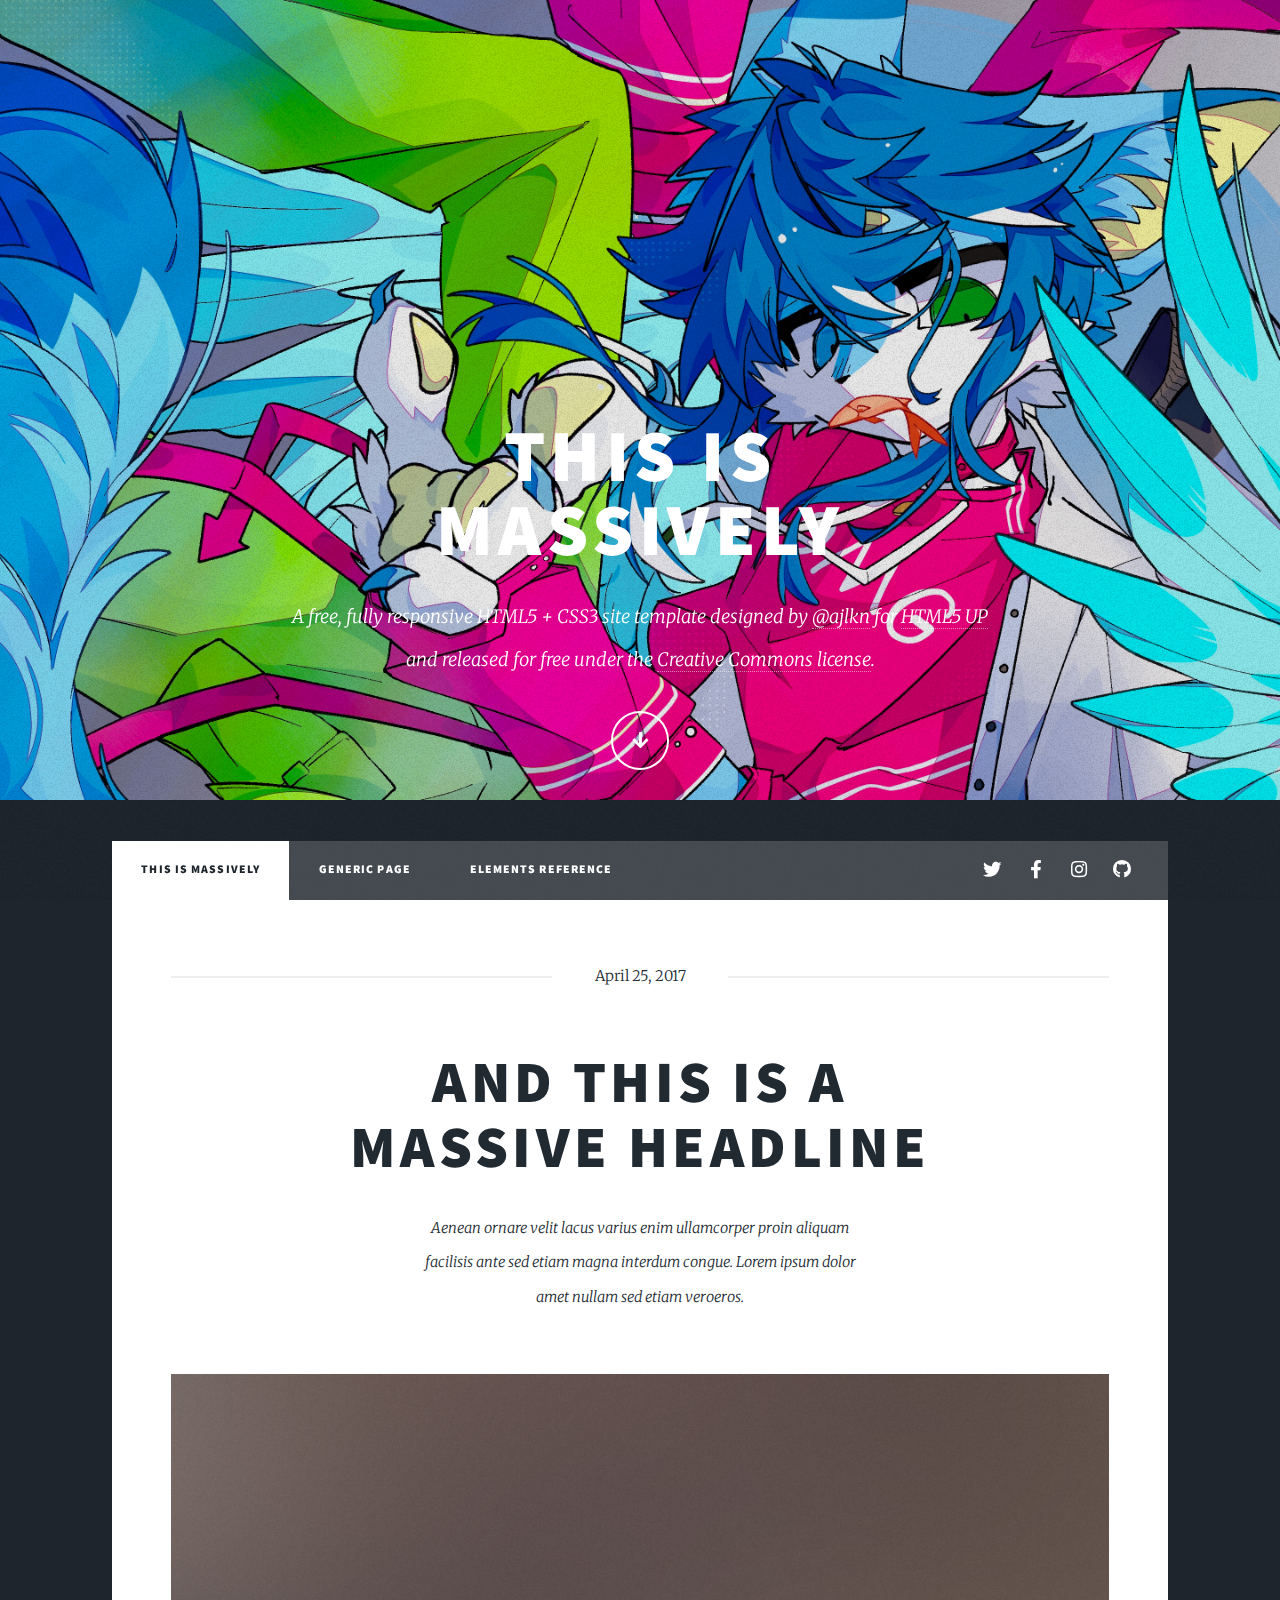
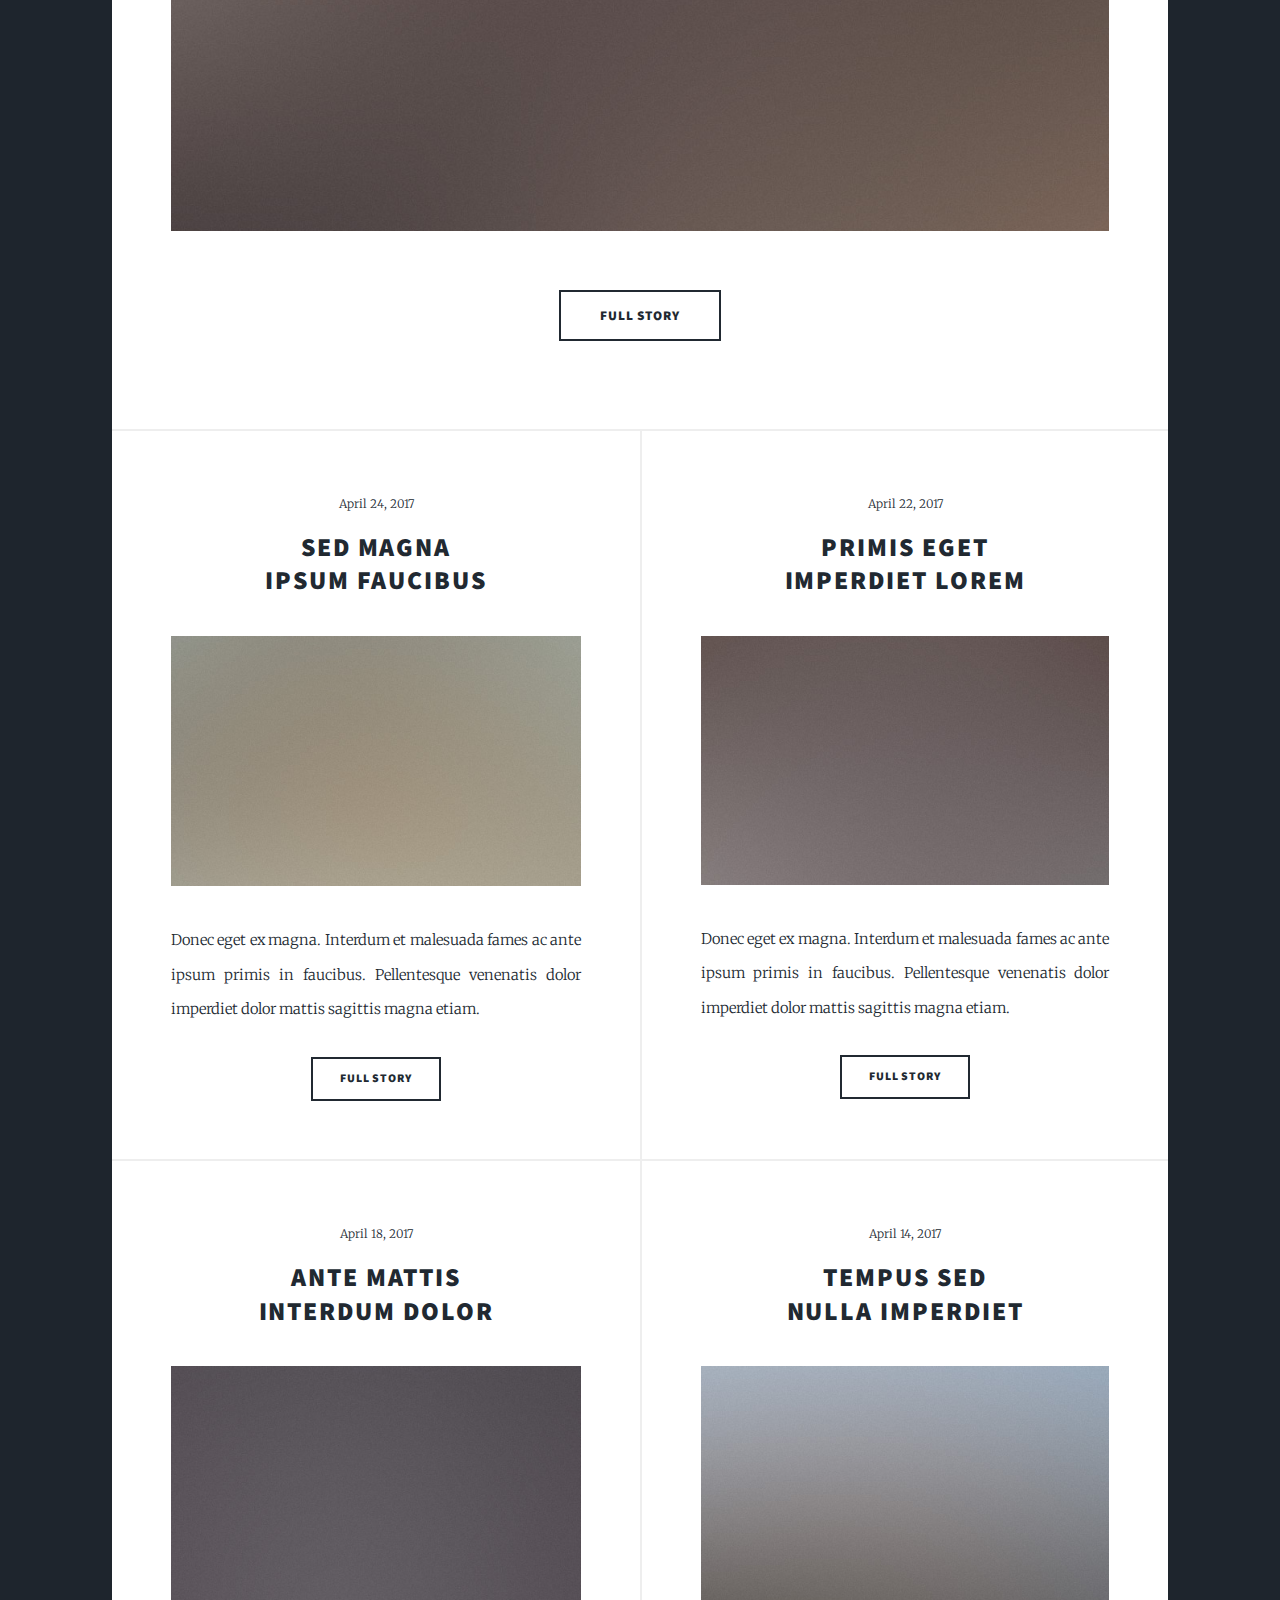
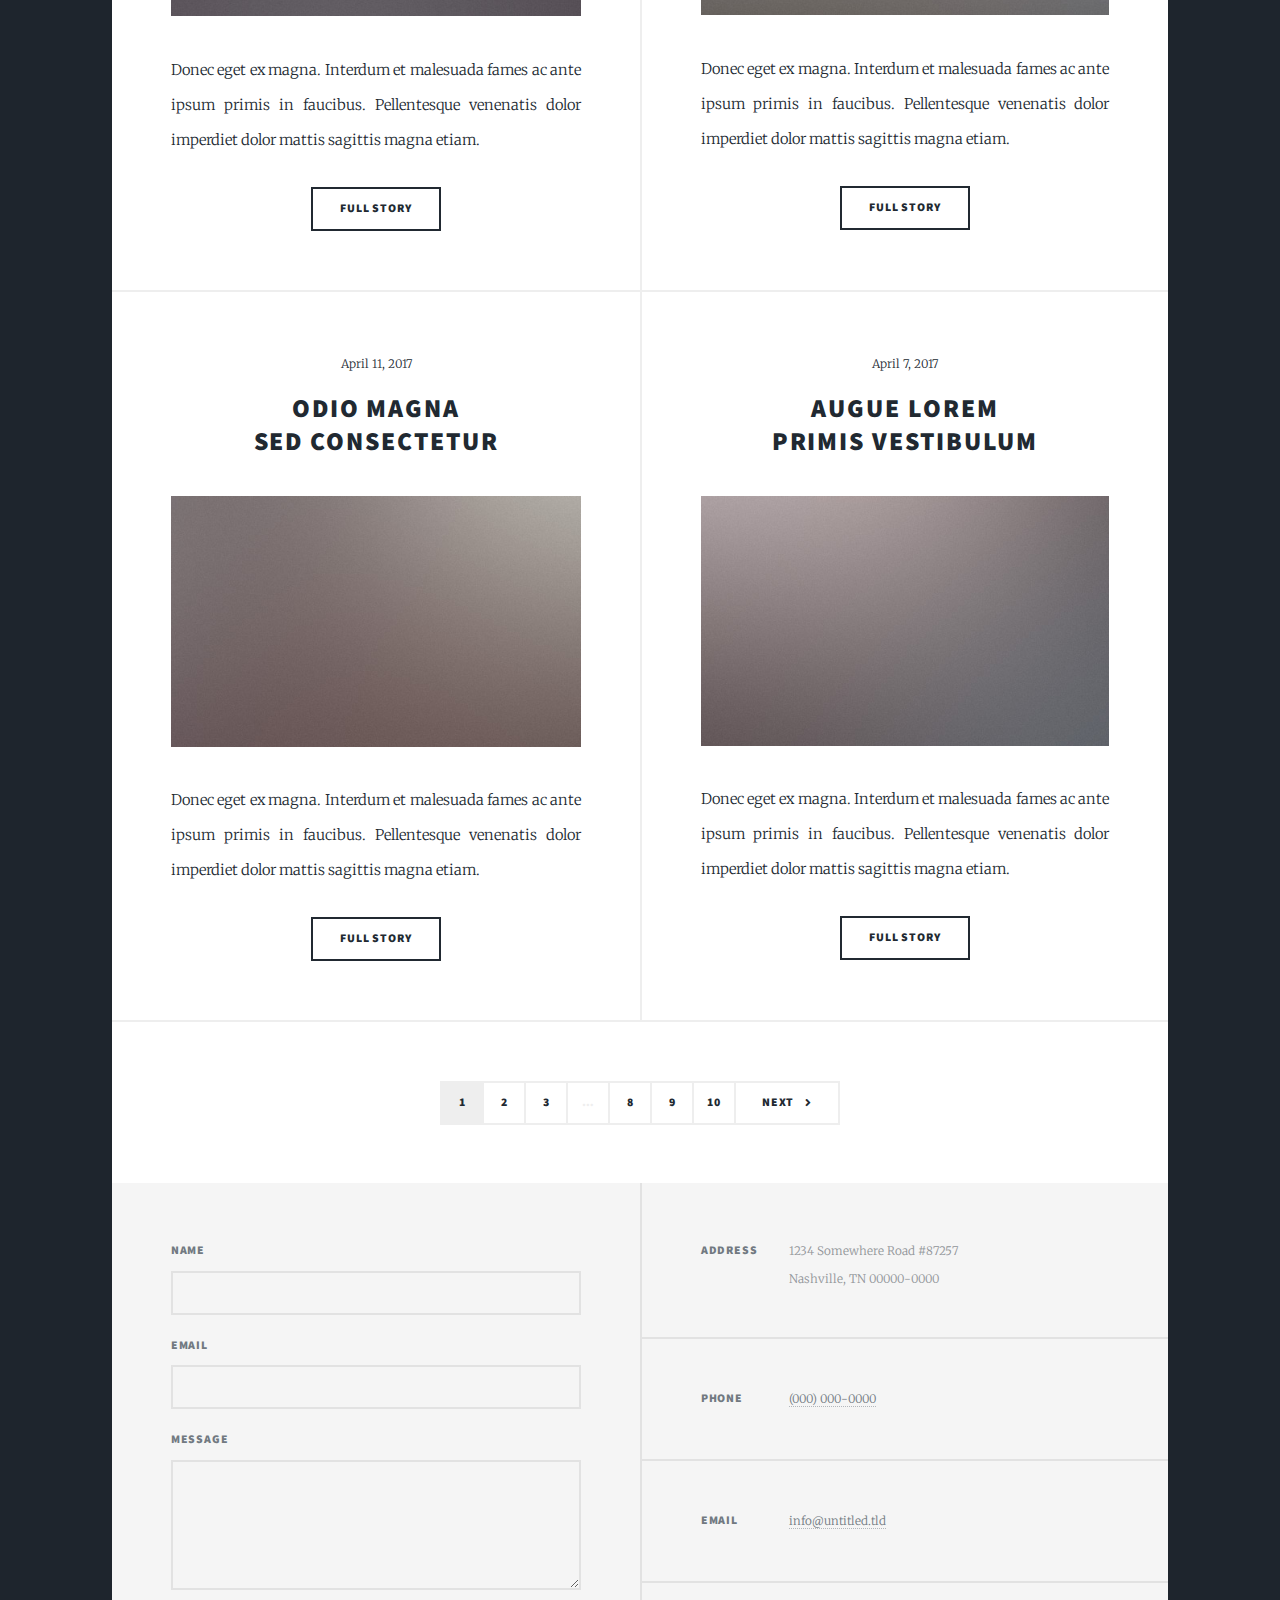
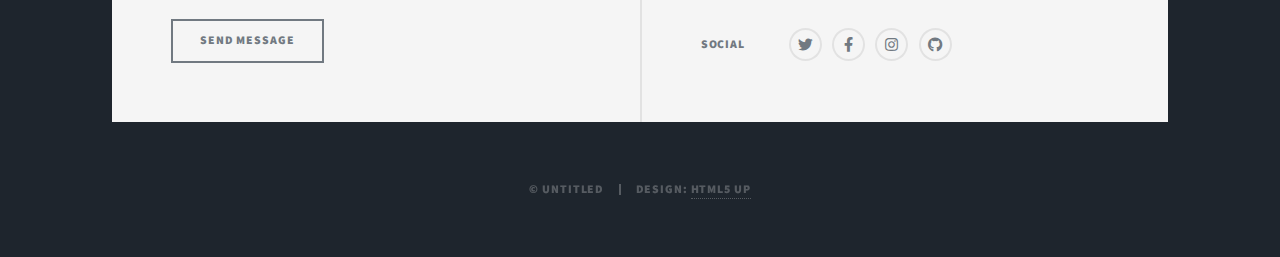
<file: index.html>
<!DOCTYPE HTML>
<!--
	Massively by HTML5 UP
	html5up.net | @ajlkn
	Free for personal and commercial use under the CCA 3.0 license (html5up.net/license)
-->
<html>
	<head>
		<title>Massively by HTML5 UP</title>
		<meta charset="utf-8" />
		<meta name="viewport" content="width=device-width, initial-scale=1, user-scalable=no" />
		<link rel="stylesheet" href="assets/css/main.css" />
		<noscript><link rel="stylesheet" href="assets/css/noscript.css" /></noscript>
	</head>
	<body class="is-preload">

		<!-- Wrapper -->
			<div id="wrapper" class="fade-in">

				<!-- Intro -->
					<div id="intro">
						<h1>This is<br />
						Massively</h1>
						<p>A free, fully responsive HTML5 + CSS3 site template designed by <a href="https://twitter.com/ajlkn">@ajlkn</a> for <a href="https://html5up.net">HTML5 UP</a><br />
						and released for free under the <a href="https://html5up.net/license">Creative Commons license</a>.</p>
						<ul class="actions">
							<li><a href="#header" class="button icon solid solo fa-arrow-down scrolly">Continue</a></li>
						</ul>
					</div>

				<!-- Header -->
					<header id="header">
						<a href="index.html" class="logo">Massively</a>
					</header>

				<!-- Nav -->
					<nav id="nav">
						<ul class="links">
							<li class="active"><a href="index.html">This is Massively</a></li>
							<li><a href="generic.html">Generic Page</a></li>
							<li><a href="elements.html">Elements Reference</a></li>
						</ul>
						<ul class="icons">
							<li><a href="#" class="icon brands fa-twitter"><span class="label">Twitter</span></a></li>
							<li><a href="#" class="icon brands fa-facebook-f"><span class="label">Facebook</span></a></li>
							<li><a href="#" class="icon brands fa-instagram"><span class="label">Instagram</span></a></li>
							<li><a href="#" class="icon brands fa-github"><span class="label">GitHub</span></a></li>
						</ul>
					</nav>

				<!-- Main -->
					<div id="main">

						<!-- Featured Post -->
							<article class="post featured">
								<header class="major">
									<span class="date">April 25, 2017</span>
									<h2><a href="#">And this is a<br />
									massive headline</a></h2>
									<p>Aenean ornare velit lacus varius enim ullamcorper proin aliquam<br />
									facilisis ante sed etiam magna interdum congue. Lorem ipsum dolor<br />
									amet nullam sed etiam veroeros.</p>
								</header>
								<a href="#" class="image main"><img src="images/pic01.jpg" alt="" /></a>
								<ul class="actions special">
									<li><a href="#" class="button large">Full Story</a></li>
								</ul>
							</article>

						<!-- Posts -->
							<section class="posts">
								<article>
									<header>
										<span class="date">April 24, 2017</span>
										<h2><a href="#">Sed magna<br />
										ipsum faucibus</a></h2>
									</header>
									<a href="#" class="image fit"><img src="images/pic02.jpg" alt="" /></a>
									<p>Donec eget ex magna. Interdum et malesuada fames ac ante ipsum primis in faucibus. Pellentesque venenatis dolor imperdiet dolor mattis sagittis magna etiam.</p>
									<ul class="actions special">
										<li><a href="#" class="button">Full Story</a></li>
									</ul>
								</article>
								<article>
									<header>
										<span class="date">April 22, 2017</span>
										<h2><a href="#">Primis eget<br />
										imperdiet lorem</a></h2>
									</header>
									<a href="#" class="image fit"><img src="images/pic03.jpg" alt="" /></a>
									<p>Donec eget ex magna. Interdum et malesuada fames ac ante ipsum primis in faucibus. Pellentesque venenatis dolor imperdiet dolor mattis sagittis magna etiam.</p>
									<ul class="actions special">
										<li><a href="#" class="button">Full Story</a></li>
									</ul>
								</article>
								<article>
									<header>
										<span class="date">April 18, 2017</span>
										<h2><a href="#">Ante mattis<br />
										interdum dolor</a></h2>
									</header>
									<a href="#" class="image fit"><img src="images/pic04.jpg" alt="" /></a>
									<p>Donec eget ex magna. Interdum et malesuada fames ac ante ipsum primis in faucibus. Pellentesque venenatis dolor imperdiet dolor mattis sagittis magna etiam.</p>
									<ul class="actions special">
										<li><a href="#" class="button">Full Story</a></li>
									</ul>
								</article>
								<article>
									<header>
										<span class="date">April 14, 2017</span>
										<h2><a href="#">Tempus sed<br />
										nulla imperdiet</a></h2>
									</header>
									<a href="#" class="image fit"><img src="images/pic05.jpg" alt="" /></a>
									<p>Donec eget ex magna. Interdum et malesuada fames ac ante ipsum primis in faucibus. Pellentesque venenatis dolor imperdiet dolor mattis sagittis magna etiam.</p>
									<ul class="actions special">
										<li><a href="#" class="button">Full Story</a></li>
									</ul>
								</article>
								<article>
									<header>
										<span class="date">April 11, 2017</span>
										<h2><a href="#">Odio magna<br />
										sed consectetur</a></h2>
									</header>
									<a href="#" class="image fit"><img src="images/pic06.jpg" alt="" /></a>
									<p>Donec eget ex magna. Interdum et malesuada fames ac ante ipsum primis in faucibus. Pellentesque venenatis dolor imperdiet dolor mattis sagittis magna etiam.</p>
									<ul class="actions special">
										<li><a href="#" class="button">Full Story</a></li>
									</ul>
								</article>
								<article>
									<header>
										<span class="date">April 7, 2017</span>
										<h2><a href="#">Augue lorem<br />
										primis vestibulum</a></h2>
									</header>
									<a href="#" class="image fit"><img src="images/pic07.jpg" alt="" /></a>
									<p>Donec eget ex magna. Interdum et malesuada fames ac ante ipsum primis in faucibus. Pellentesque venenatis dolor imperdiet dolor mattis sagittis magna etiam.</p>
									<ul class="actions special">
										<li><a href="#" class="button">Full Story</a></li>
									</ul>
								</article>
							</section>

						<!-- Footer -->
							<footer>
								<div class="pagination">
									<!--<a href="#" class="previous">Prev</a>-->
									<a href="#" class="page active">1</a>
									<a href="#" class="page">2</a>
									<a href="#" class="page">3</a>
									<span class="extra">&hellip;</span>
									<a href="#" class="page">8</a>
									<a href="#" class="page">9</a>
									<a href="#" class="page">10</a>
									<a href="#" class="next">Next</a>
								</div>
							</footer>

					</div>

				<!-- Footer -->
					<footer id="footer">
						<section>
							<form method="post" action="#">
								<div class="fields">
									<div class="field">
										<label for="name">Name</label>
										<input type="text" name="name" id="name" />
									</div>
									<div class="field">
										<label for="email">Email</label>
										<input type="text" name="email" id="email" />
									</div>
									<div class="field">
										<label for="message">Message</label>
										<textarea name="message" id="message" rows="3"></textarea>
									</div>
								</div>
								<ul class="actions">
									<li><input type="submit" value="Send Message" /></li>
								</ul>
							</form>
						</section>
						<section class="split contact">
							<section class="alt">
								<h3>Address</h3>
								<p>1234 Somewhere Road #87257<br />
								Nashville, TN 00000-0000</p>
							</section>
							<section>
								<h3>Phone</h3>
								<p><a href="#">(000) 000-0000</a></p>
							</section>
							<section>
								<h3>Email</h3>
								<p><a href="#">info@untitled.tld</a></p>
							</section>
							<section>
								<h3>Social</h3>
								<ul class="icons alt">
									<li><a href="#" class="icon brands alt fa-twitter"><span class="label">Twitter</span></a></li>
									<li><a href="#" class="icon brands alt fa-facebook-f"><span class="label">Facebook</span></a></li>
									<li><a href="#" class="icon brands alt fa-instagram"><span class="label">Instagram</span></a></li>
									<li><a href="#" class="icon brands alt fa-github"><span class="label">GitHub</span></a></li>
								</ul>
							</section>
						</section>
					</footer>

				<!-- Copyright -->
					<div id="copyright">
						<ul><li>&copy; Untitled</li><li>Design: <a href="https://html5up.net">HTML5 UP</a></li></ul>
					</div>

			</div>

		<!-- Scripts -->
			<script src="assets/js/jquery.min.js"></script>
			<script src="assets/js/jquery.scrollex.min.js"></script>
			<script src="assets/js/jquery.scrolly.min.js"></script>
			<script src="assets/js/browser.min.js"></script>
			<script src="assets/js/breakpoints.min.js"></script>
			<script src="assets/js/util.js"></script>
			<script src="assets/js/main.js"></script>

	</body>
</html>
</file>
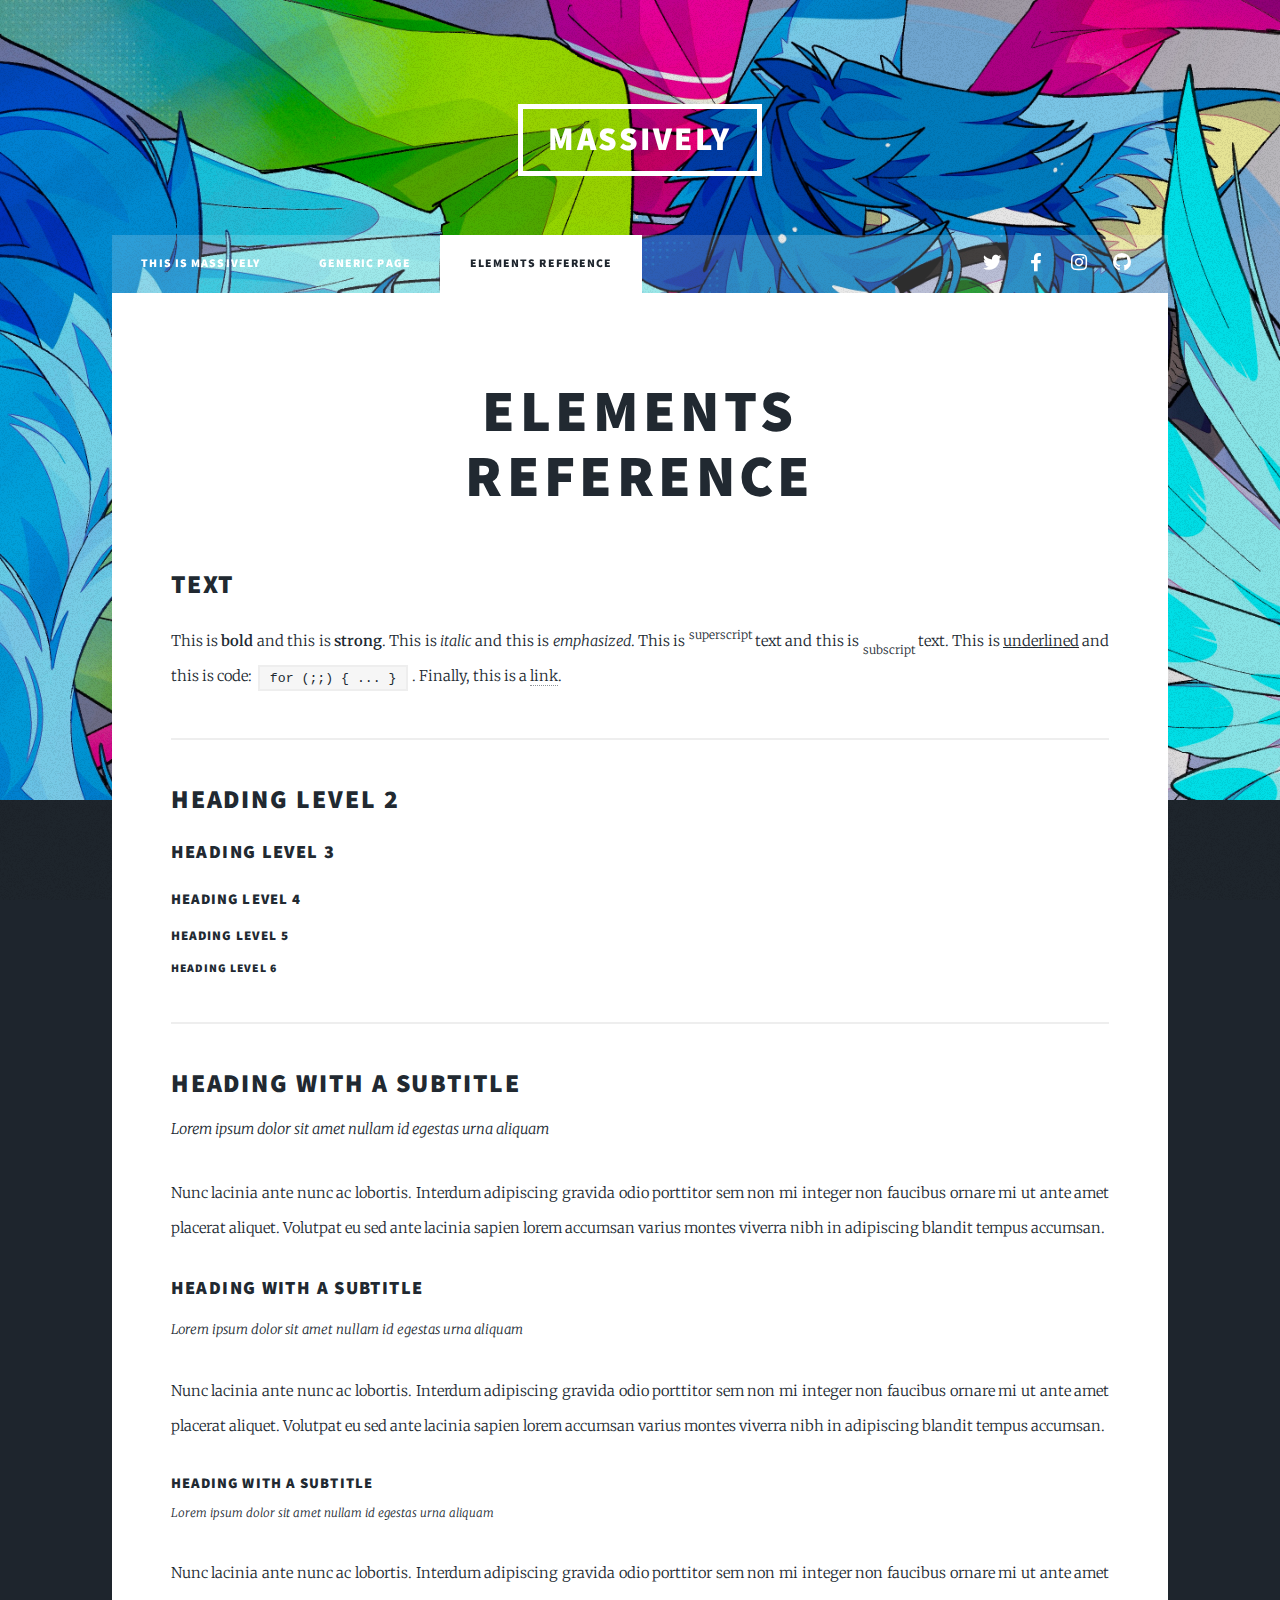
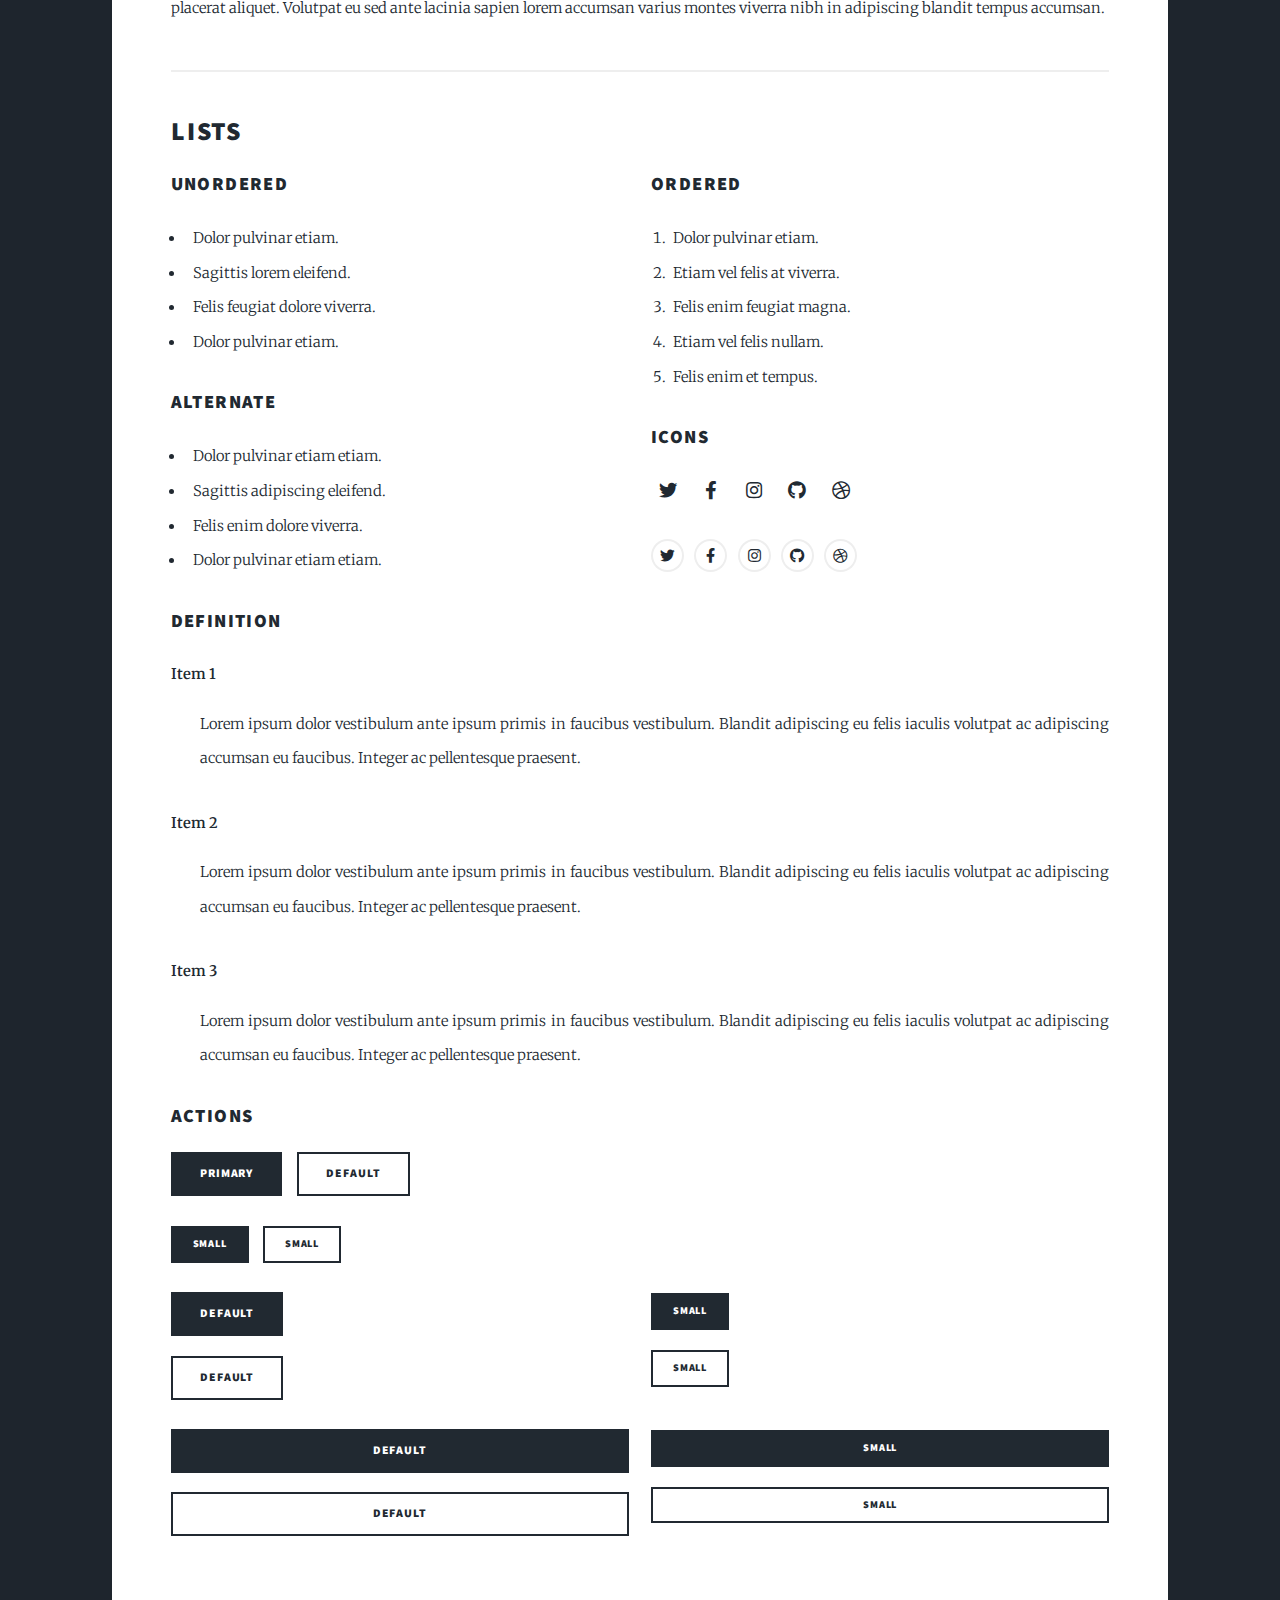
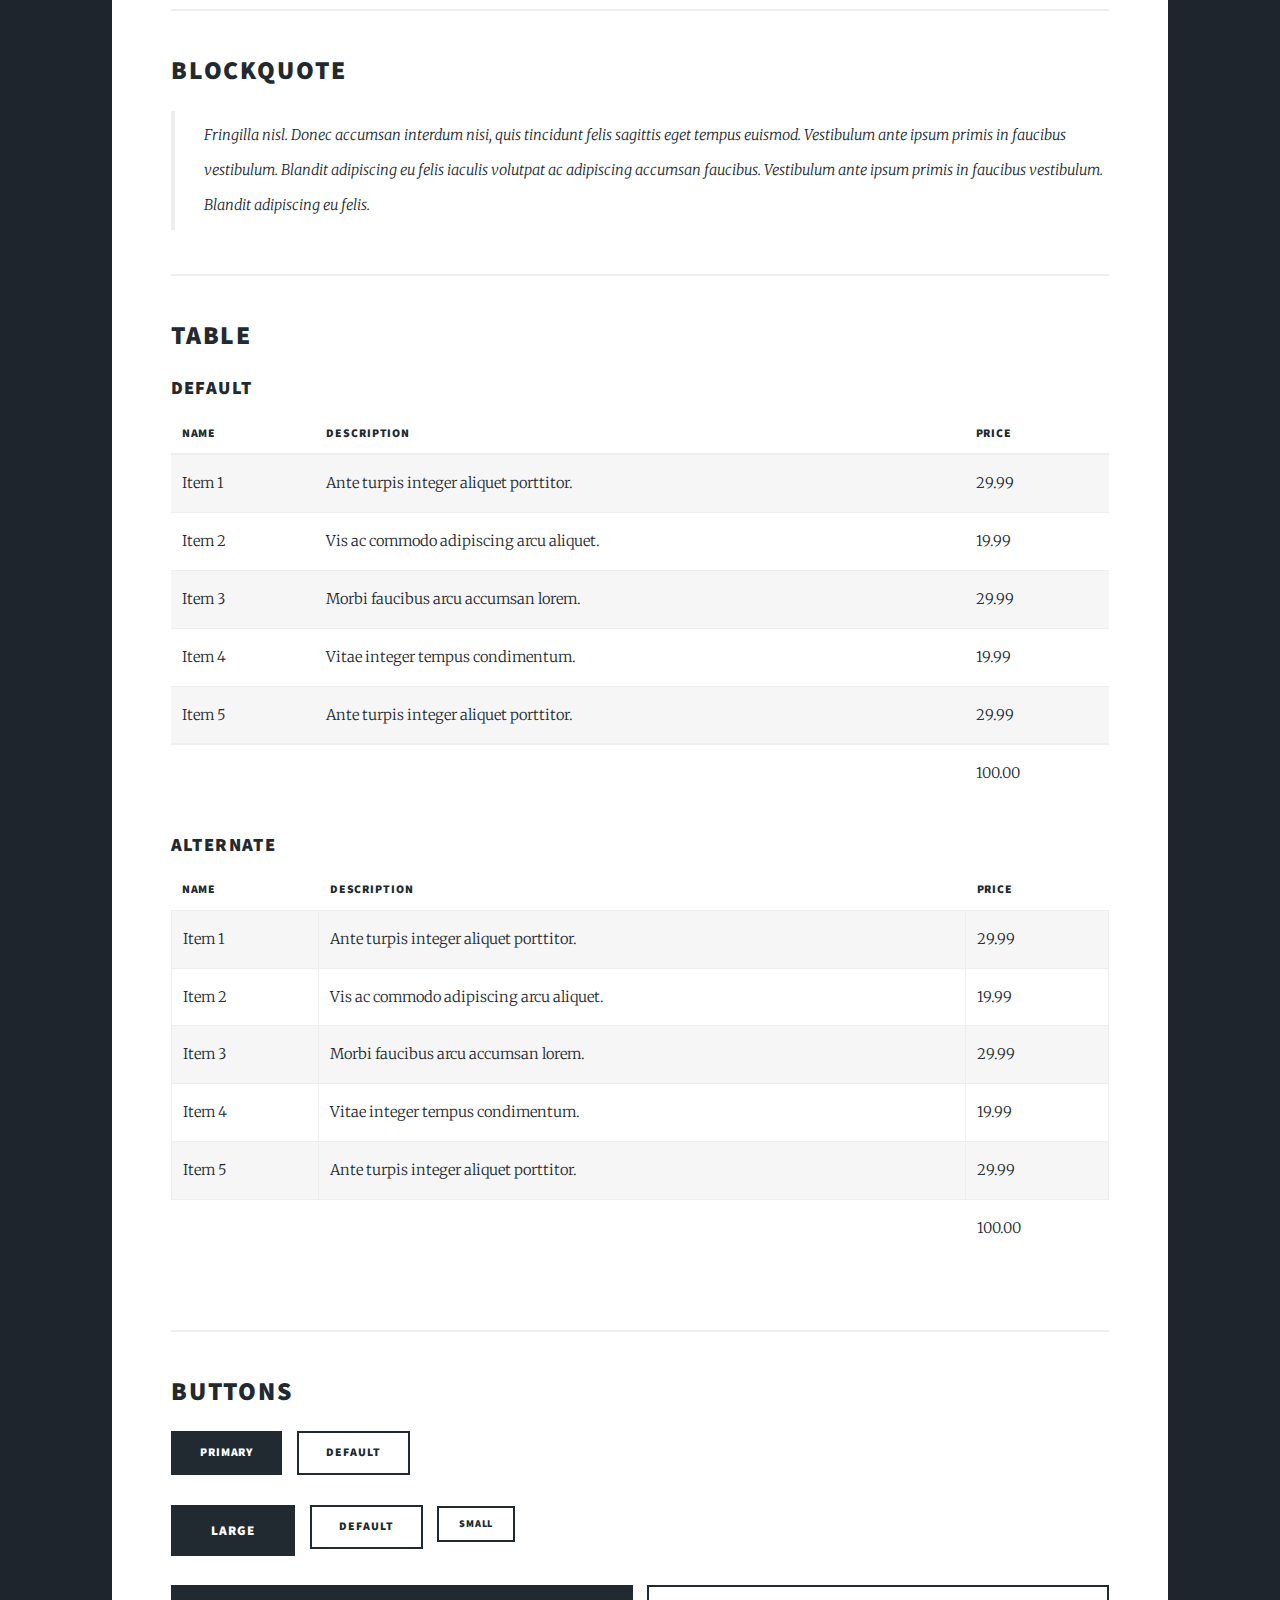
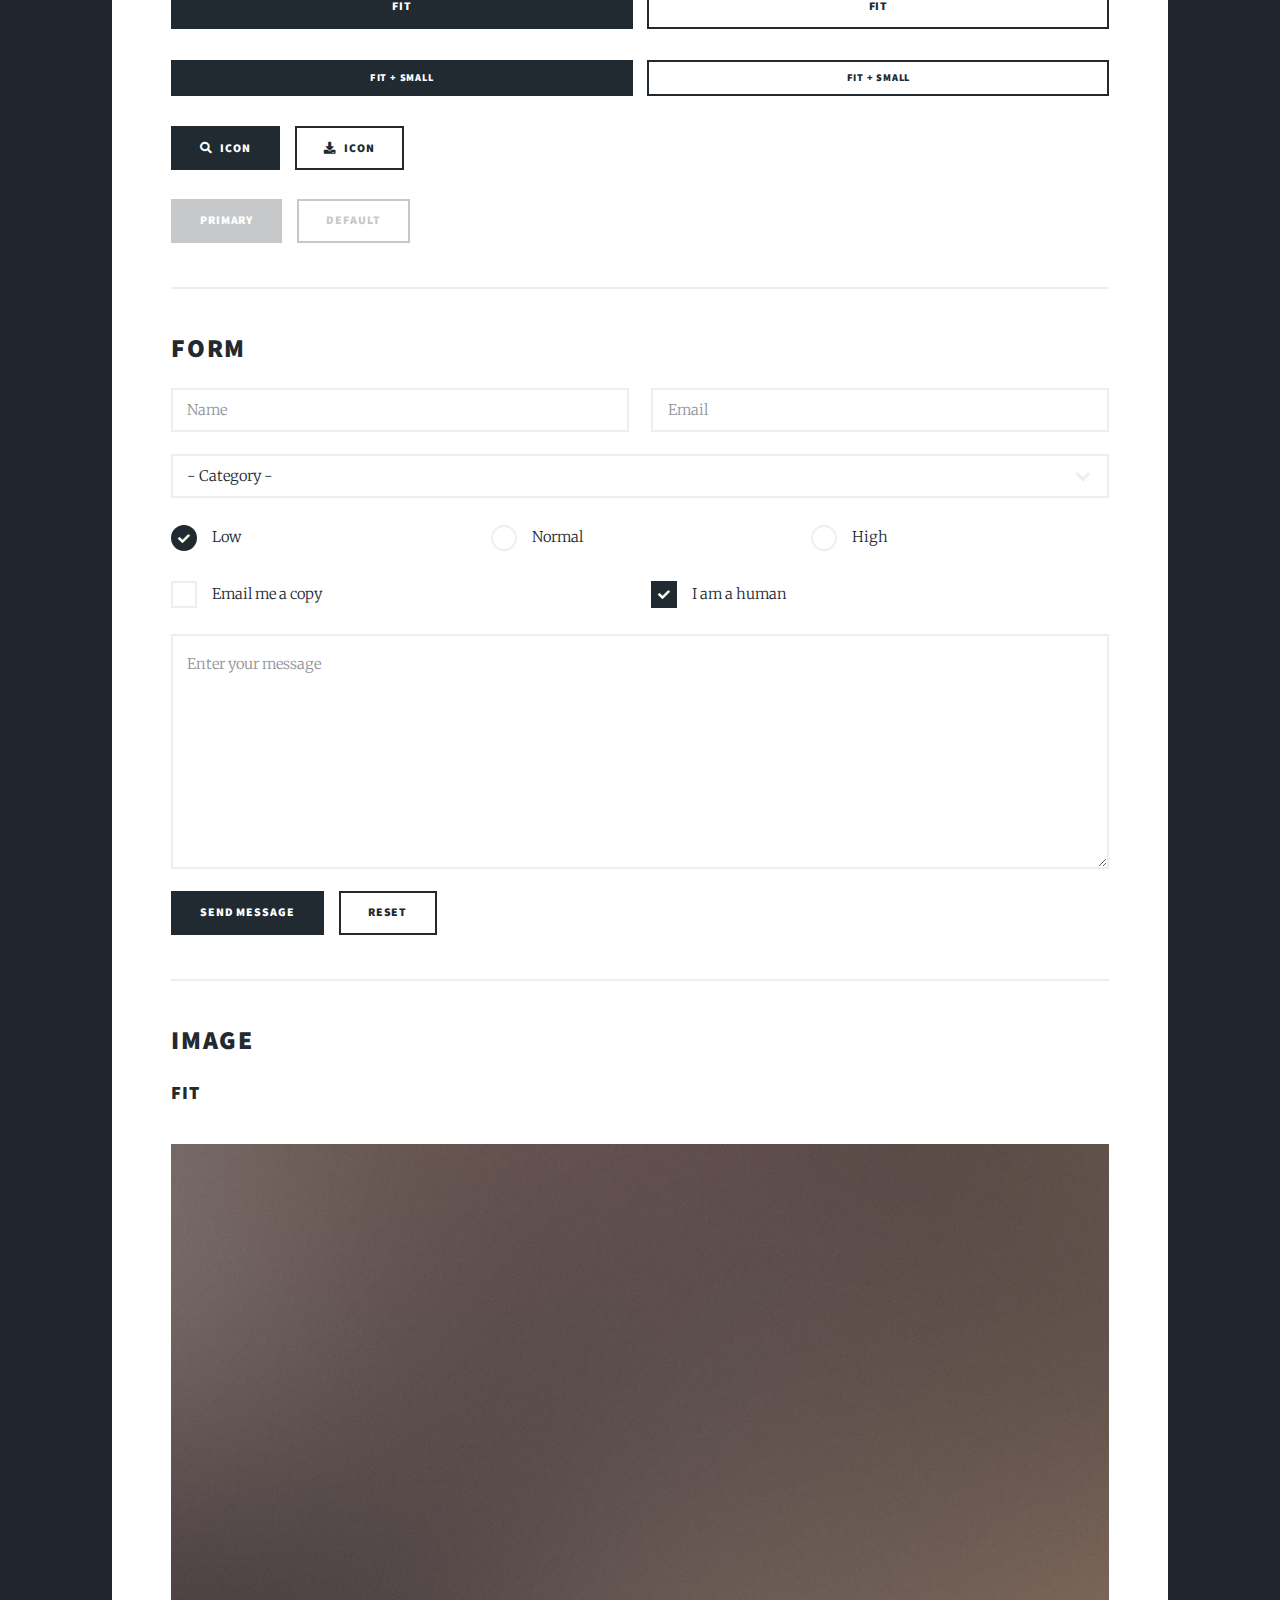
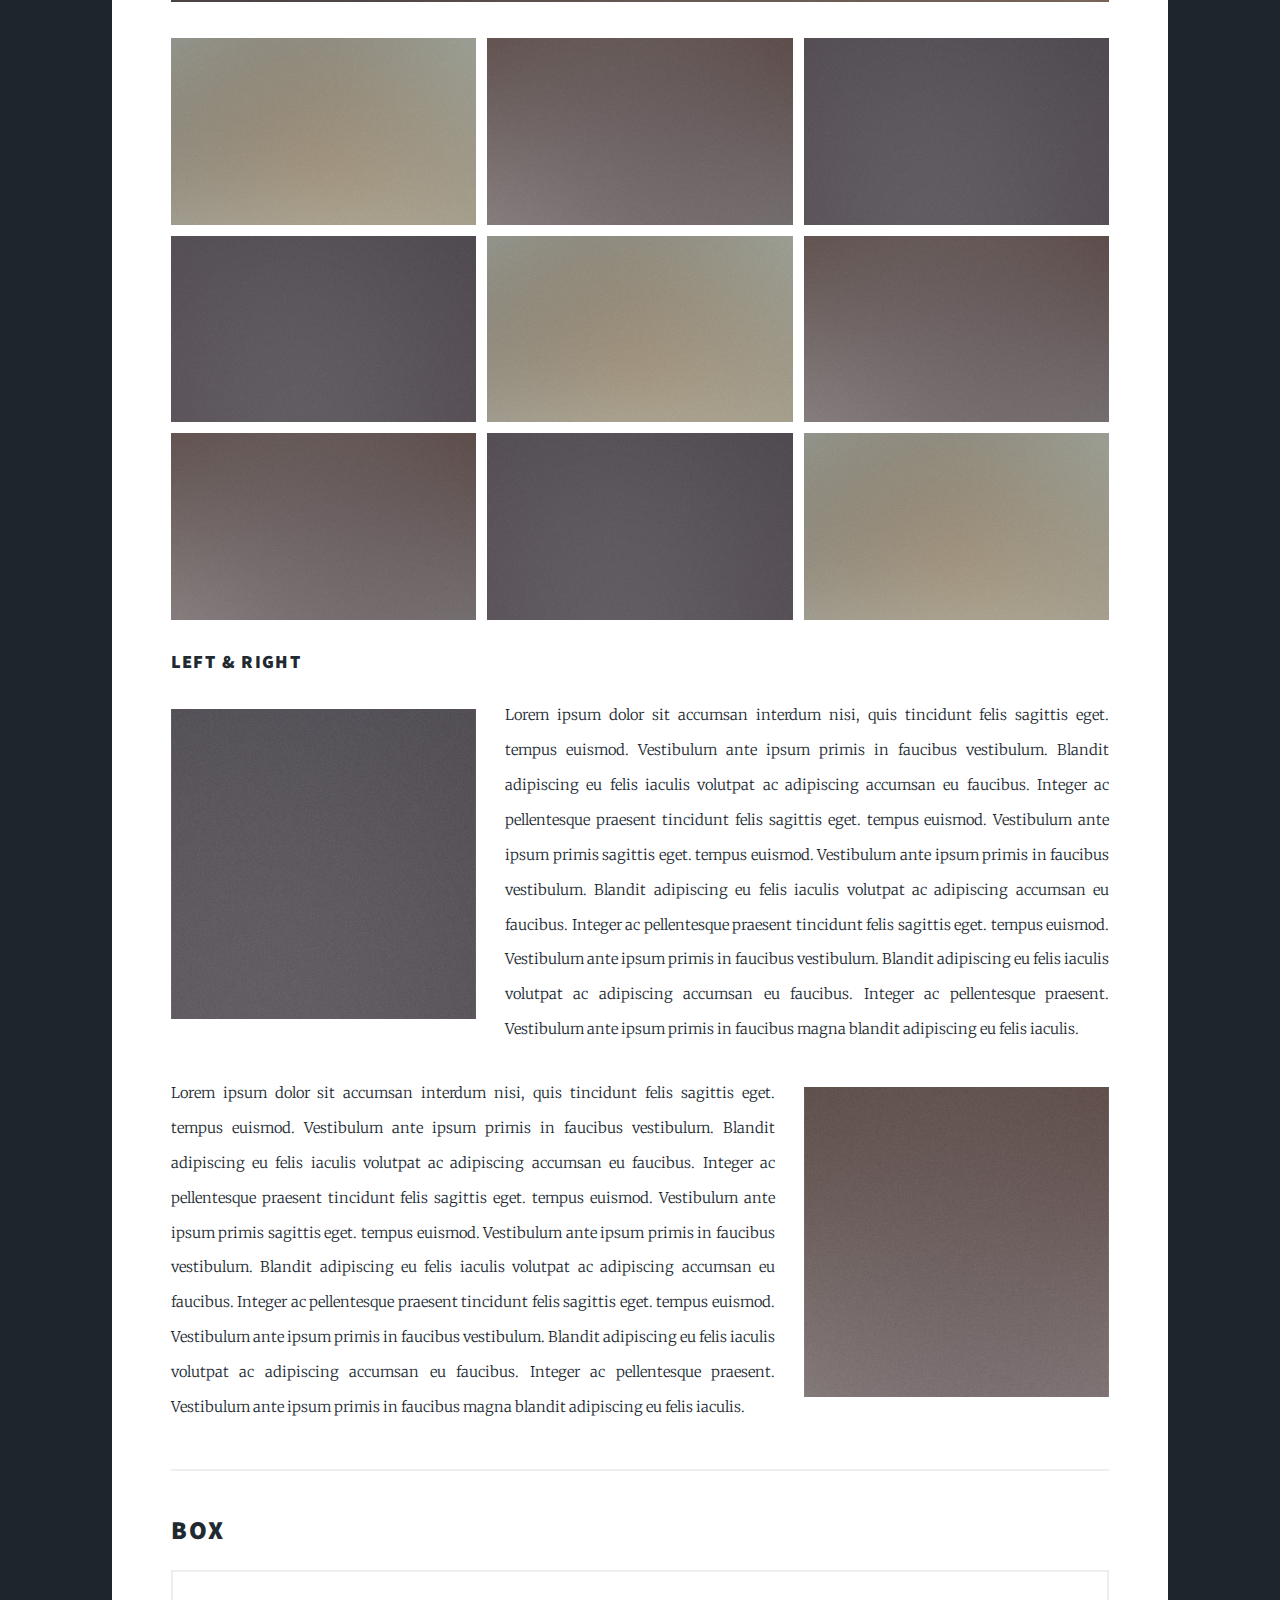
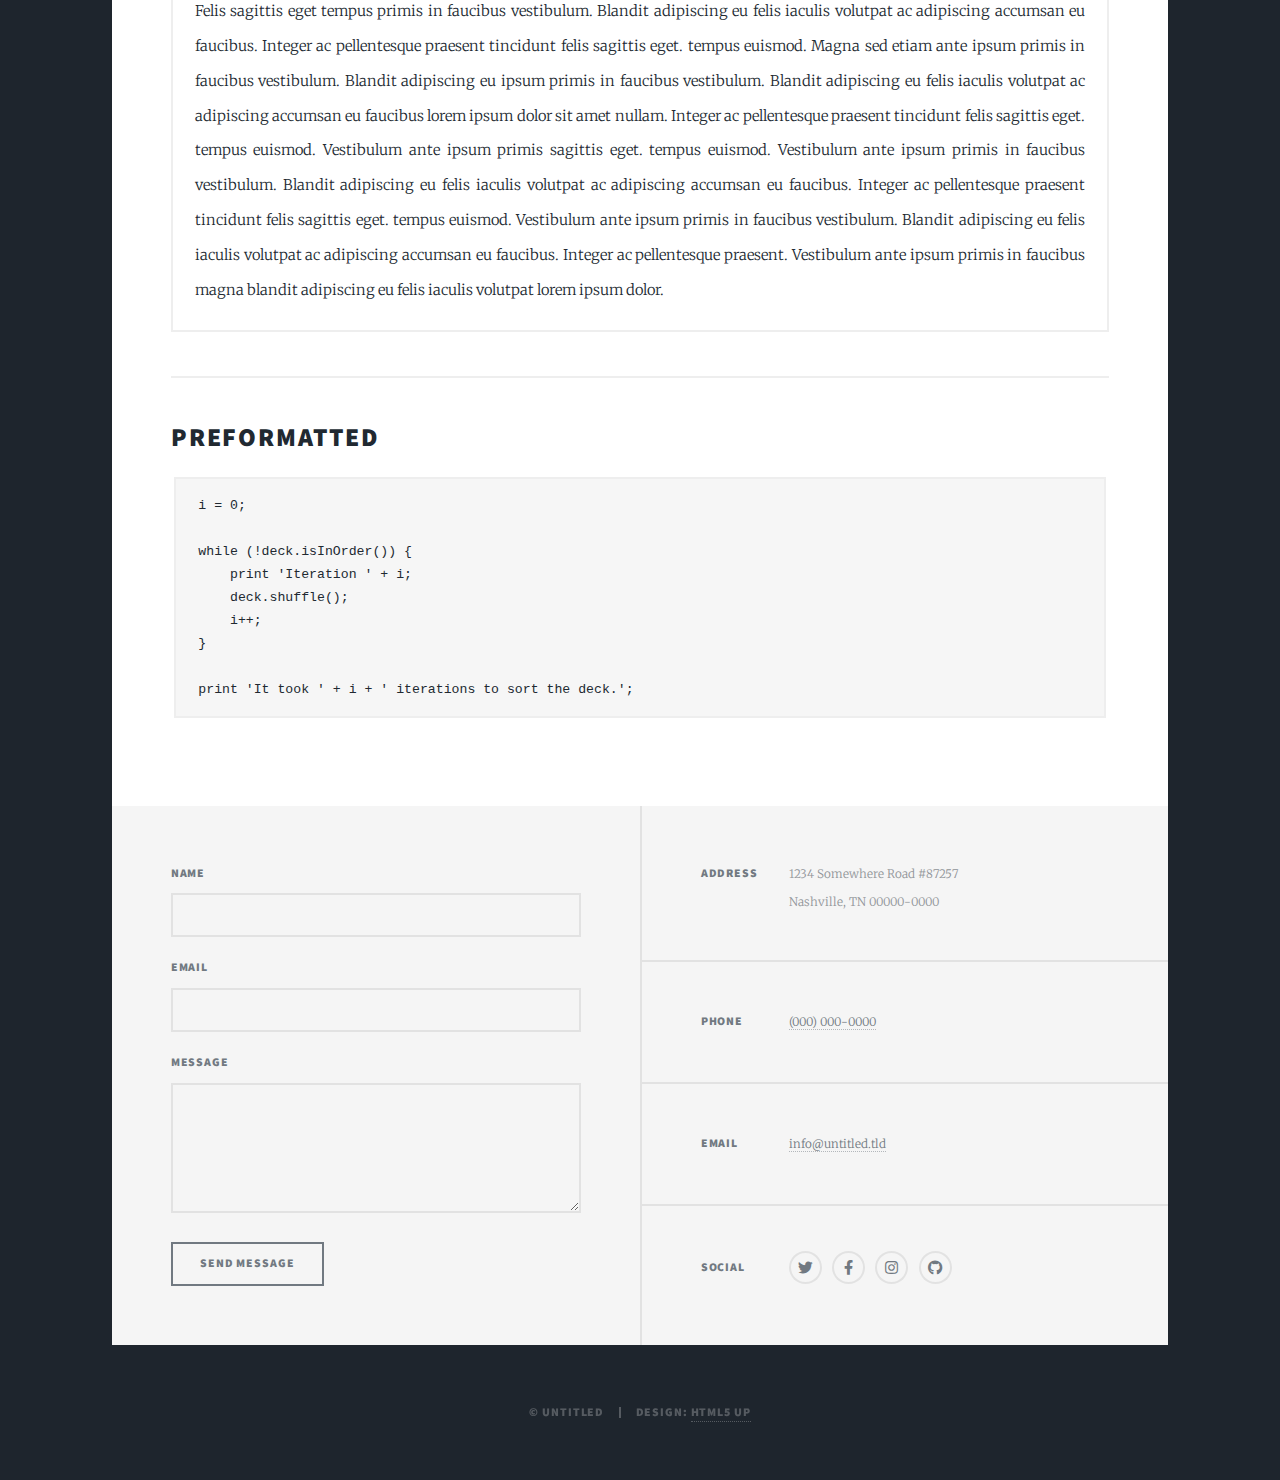
<file: elements.html>
<!DOCTYPE HTML>
<!--
	Massively by HTML5 UP
	html5up.net | @ajlkn
	Free for personal and commercial use under the CCA 3.0 license (html5up.net/license)
-->
<html>
	<head>
		<title>Elements Reference - Massively by HTML5 UP</title>
		<meta charset="utf-8" />
		<meta name="viewport" content="width=device-width, initial-scale=1, user-scalable=no" />
		<link rel="stylesheet" href="assets/css/main.css" />
		<noscript><link rel="stylesheet" href="assets/css/noscript.css" /></noscript>
	</head>
	<body class="is-preload">

		<!-- Wrapper -->
			<div id="wrapper">

				<!-- Header -->
					<header id="header">
						<a href="index.html" class="logo">Massively</a>
					</header>

				<!-- Nav -->
					<nav id="nav">
						<ul class="links">
							<li><a href="index.html">This is Massively</a></li>
							<li><a href="generic.html">Generic Page</a></li>
							<li class="active"><a href="elements.html">Elements Reference</a></li>
						</ul>
						<ul class="icons">
							<li><a href="#" class="icon brands fa-twitter"><span class="label">Twitter</span></a></li>
							<li><a href="#" class="icon brands fa-facebook-f"><span class="label">Facebook</span></a></li>
							<li><a href="#" class="icon brands fa-instagram"><span class="label">Instagram</span></a></li>
							<li><a href="#" class="icon brands fa-github"><span class="label">GitHub</span></a></li>
						</ul>
					</nav>

				<!-- Main -->
					<div id="main">

						<!-- Post -->
							<section class="post">
								<header class="major">
									<h1>Elements<br />
									Reference</h1>
								</header>

								<!-- Text stuff -->
									<h2>Text</h2>
									<p>This is <b>bold</b> and this is <strong>strong</strong>. This is <i>italic</i> and this is <em>emphasized</em>.
									This is <sup>superscript</sup> text and this is <sub>subscript</sub> text.
									This is <u>underlined</u> and this is code: <code>for (;;) { ... }</code>.
									Finally, this is a <a href="#">link</a>.</p>
									<hr />
									<h2>Heading Level 2</h2>
									<h3>Heading Level 3</h3>
									<h4>Heading Level 4</h4>
									<h5>Heading Level 5</h5>
									<h6>Heading Level 6</h6>
									<hr />
									<header>
										<h2>Heading with a Subtitle</h2>
										<p>Lorem ipsum dolor sit amet nullam id egestas urna aliquam</p>
									</header>
									<p>Nunc lacinia ante nunc ac lobortis. Interdum adipiscing gravida odio porttitor sem non mi integer non faucibus ornare mi ut ante amet placerat aliquet. Volutpat eu sed ante lacinia sapien lorem accumsan varius montes viverra nibh in adipiscing blandit tempus accumsan.</p>
									<header>
										<h3>Heading with a Subtitle</h3>
										<p>Lorem ipsum dolor sit amet nullam id egestas urna aliquam</p>
									</header>
									<p>Nunc lacinia ante nunc ac lobortis. Interdum adipiscing gravida odio porttitor sem non mi integer non faucibus ornare mi ut ante amet placerat aliquet. Volutpat eu sed ante lacinia sapien lorem accumsan varius montes viverra nibh in adipiscing blandit tempus accumsan.</p>
									<header>
										<h4>Heading with a Subtitle</h4>
										<p>Lorem ipsum dolor sit amet nullam id egestas urna aliquam</p>
									</header>
									<p>Nunc lacinia ante nunc ac lobortis. Interdum adipiscing gravida odio porttitor sem non mi integer non faucibus ornare mi ut ante amet placerat aliquet. Volutpat eu sed ante lacinia sapien lorem accumsan varius montes viverra nibh in adipiscing blandit tempus accumsan.</p>

									<hr />

								<!-- Lists -->
									<h2>Lists</h2>
									<div class="row">
										<div class="col-6 col-12-small">

											<h3>Unordered</h3>
											<ul>
												<li>Dolor pulvinar etiam.</li>
												<li>Sagittis lorem eleifend.</li>
												<li>Felis feugiat dolore viverra.</li>
												<li>Dolor pulvinar etiam.</li>
											</ul>

											<h3>Alternate</h3>
											<ul class="alt">
												<li>Dolor pulvinar etiam etiam.</li>
												<li>Sagittis adipiscing eleifend.</li>
												<li>Felis enim dolore viverra.</li>
												<li>Dolor pulvinar etiam etiam.</li>
											</ul>

										</div>
										<div class="col-6 col-12-small">

											<h3>Ordered</h3>
											<ol>
												<li>Dolor pulvinar etiam.</li>
												<li>Etiam vel felis at viverra.</li>
												<li>Felis enim feugiat magna.</li>
												<li>Etiam vel felis nullam.</li>
												<li>Felis enim et tempus.</li>
											</ol>

											<h3>Icons</h3>
											<ul class="icons">
												<li><a href="#" class="icon brands fa-twitter"><span class="label">Twitter</span></a></li>
												<li><a href="#" class="icon brands fa-facebook-f"><span class="label">Facebook</span></a></li>
												<li><a href="#" class="icon brands fa-instagram"><span class="label">Instagram</span></a></li>
												<li><a href="#" class="icon brands fa-github"><span class="label">Github</span></a></li>
												<li><a href="#" class="icon brands fa-dribbble"><span class="label">Dribbble</span></a></li>
											</ul>
											<ul class="icons alt">
												<li><a href="#" class="icon brands alt fa-twitter"><span class="label">Twitter</span></a></li>
												<li><a href="#" class="icon brands alt fa-facebook-f"><span class="label">Facebook</span></a></li>
												<li><a href="#" class="icon brands alt fa-instagram"><span class="label">Instagram</span></a></li>
												<li><a href="#" class="icon brands alt fa-github"><span class="label">Github</span></a></li>
												<li><a href="#" class="icon brands alt fa-dribbble"><span class="label">Dribbble</span></a></li>
											</ul>

										</div>
									</div>
									<h3>Definition</h3>
									<dl>
										<dt>Item 1</dt>
										<dd>
											<p>Lorem ipsum dolor vestibulum ante ipsum primis in faucibus vestibulum. Blandit adipiscing eu felis iaculis volutpat ac adipiscing accumsan eu faucibus. Integer ac pellentesque praesent.</p>
										</dd>
										<dt>Item 2</dt>
										<dd>
											<p>Lorem ipsum dolor vestibulum ante ipsum primis in faucibus vestibulum. Blandit adipiscing eu felis iaculis volutpat ac adipiscing accumsan eu faucibus. Integer ac pellentesque praesent.</p>
										</dd>
										<dt>Item 3</dt>
										<dd>
											<p>Lorem ipsum dolor vestibulum ante ipsum primis in faucibus vestibulum. Blandit adipiscing eu felis iaculis volutpat ac adipiscing accumsan eu faucibus. Integer ac pellentesque praesent.</p>
										</dd>
									</dl>

									<h3>Actions</h3>
									<ul class="actions">
										<li><a href="#" class="button primary">Primary</a></li>
										<li><a href="#" class="button">Default</a></li>
									</ul>
									<ul class="actions small">
										<li><a href="#" class="button primary small">Small</a></li>
										<li><a href="#" class="button small">Small</a></li>
									</ul>
									<div class="row">
										<div class="col-6 col-12-small">
											<ul class="actions stacked">
												<li><a href="#" class="button primary">Default</a></li>
												<li><a href="#" class="button">Default</a></li>
											</ul>
										</div>
										<div class="col-6 col-12-small">
											<ul class="actions stacked">
												<li><a href="#" class="button primary small">Small</a></li>
												<li><a href="#" class="button small">Small</a></li>
											</ul>
										</div>
									</div>
									<div class="row">
										<div class="col-6 col-12-small">
											<ul class="actions stacked">
												<li><a href="#" class="button primary fit">Default</a></li>
												<li><a href="#" class="button fit">Default</a></li>
											</ul>
										</div>
										<div class="col-6 col-12-small">
											<ul class="actions stacked">
												<li><a href="#" class="button primary small fit">Small</a></li>
												<li><a href="#" class="button small fit">Small</a></li>
											</ul>
										</div>
									</div>

									<hr />

								<!-- Blockquote -->
									<h2>Blockquote</h2>
									<blockquote>Fringilla nisl. Donec accumsan interdum nisi, quis tincidunt felis sagittis eget tempus euismod. Vestibulum ante ipsum primis in faucibus vestibulum. Blandit adipiscing eu felis iaculis volutpat ac adipiscing accumsan faucibus. Vestibulum ante ipsum primis in faucibus vestibulum. Blandit adipiscing eu felis.</blockquote>

									<hr />

								<!-- Table -->
									<h2>Table</h2>

									<h3>Default</h3>
									<div class="table-wrapper">
										<table>
											<thead>
												<tr>
													<th>Name</th>
													<th>Description</th>
													<th>Price</th>
												</tr>
											</thead>
											<tbody>
												<tr>
													<td>Item 1</td>
													<td>Ante turpis integer aliquet porttitor.</td>
													<td>29.99</td>
												</tr>
												<tr>
													<td>Item 2</td>
													<td>Vis ac commodo adipiscing arcu aliquet.</td>
													<td>19.99</td>
												</tr>
												<tr>
													<td>Item 3</td>
													<td> Morbi faucibus arcu accumsan lorem.</td>
													<td>29.99</td>
												</tr>
												<tr>
													<td>Item 4</td>
													<td>Vitae integer tempus condimentum.</td>
													<td>19.99</td>
												</tr>
												<tr>
													<td>Item 5</td>
													<td>Ante turpis integer aliquet porttitor.</td>
													<td>29.99</td>
												</tr>
											</tbody>
											<tfoot>
												<tr>
													<td colspan="2"></td>
													<td>100.00</td>
												</tr>
											</tfoot>
										</table>
									</div>

									<h3>Alternate</h3>
									<div class="table-wrapper">
										<table class="alt">
											<thead>
												<tr>
													<th>Name</th>
													<th>Description</th>
													<th>Price</th>
												</tr>
											</thead>
											<tbody>
												<tr>
													<td>Item 1</td>
													<td>Ante turpis integer aliquet porttitor.</td>
													<td>29.99</td>
												</tr>
												<tr>
													<td>Item 2</td>
													<td>Vis ac commodo adipiscing arcu aliquet.</td>
													<td>19.99</td>
												</tr>
												<tr>
													<td>Item 3</td>
													<td> Morbi faucibus arcu accumsan lorem.</td>
													<td>29.99</td>
												</tr>
												<tr>
													<td>Item 4</td>
													<td>Vitae integer tempus condimentum.</td>
													<td>19.99</td>
												</tr>
												<tr>
													<td>Item 5</td>
													<td>Ante turpis integer aliquet porttitor.</td>
													<td>29.99</td>
												</tr>
											</tbody>
											<tfoot>
												<tr>
													<td colspan="2"></td>
													<td>100.00</td>
												</tr>
											</tfoot>
										</table>
									</div>

									<hr />

								<!-- Buttons -->
									<h2>Buttons</h2>
									<ul class="actions">
										<li><a href="#" class="button primary">Primary</a></li>
										<li><a href="#" class="button">Default</a></li>
									</ul>
									<ul class="actions">
										<li><a href="#" class="button primary large">Large</a></li>
										<li><a href="#" class="button">Default</a></li>
										<li><a href="#" class="button small">Small</a></li>
									</ul>
									<ul class="actions fit">
										<li><a href="#" class="button primary fit">Fit</a></li>
										<li><a href="#" class="button fit">Fit</a></li>
									</ul>
									<ul class="actions fit small">
										<li><a href="#" class="button primary fit small">Fit + Small</a></li>
										<li><a href="#" class="button fit small">Fit + Small</a></li>
									</ul>
									<ul class="actions">
										<li><a href="#" class="button primary icon solid fa-search">Icon</a></li>
										<li><a href="#" class="button icon solid fa-download">Icon</a></li>
									</ul>
									<ul class="actions">
										<li><span class="button primary disabled">Primary</span></li>
										<li><span class="button disabled">Default</span></li>
									</ul>

									<hr />

								<!-- Form -->
									<h2>Form</h2>

									<form method="post" action="#">
										<div class="row gtr-uniform">
											<div class="col-6 col-12-xsmall">
												<input type="text" name="demo-name" id="demo-name" value="" placeholder="Name" />
											</div>
											<div class="col-6 col-12-xsmall">
												<input type="email" name="demo-email" id="demo-email" value="" placeholder="Email" />
											</div>
											<!-- Break -->
											<div class="col-12">
												<select name="demo-category" id="demo-category">
													<option value="">- Category -</option>
													<option value="1">Manufacturing</option>
													<option value="1">Shipping</option>
													<option value="1">Administration</option>
													<option value="1">Human Resources</option>
												</select>
											</div>
											<!-- Break -->
											<div class="col-4 col-12-small">
												<input type="radio" id="demo-priority-low" name="demo-priority" checked>
												<label for="demo-priority-low">Low</label>
											</div>
											<div class="col-4 col-12-small">
												<input type="radio" id="demo-priority-normal" name="demo-priority">
												<label for="demo-priority-normal">Normal</label>
											</div>
											<div class="col-4 col-12-small">
												<input type="radio" id="demo-priority-high" name="demo-priority">
												<label for="demo-priority-high">High</label>
											</div>
											<!-- Break -->
											<div class="col-6 col-12-small">
												<input type="checkbox" id="demo-copy" name="demo-copy">
												<label for="demo-copy">Email me a copy</label>
											</div>
											<div class="col-6 col-12-small">
												<input type="checkbox" id="demo-human" name="demo-human" checked>
												<label for="demo-human">I am a human</label>
											</div>
											<!-- Break -->
											<div class="col-12">
												<textarea name="demo-message" id="demo-message" placeholder="Enter your message" rows="6"></textarea>
											</div>
											<!-- Break -->
											<div class="col-12">
												<ul class="actions">
													<li><input type="submit" value="Send Message" class="primary" /></li>
													<li><input type="reset" value="Reset" /></li>
												</ul>
											</div>
										</div>
									</form>

									<hr />

								<!-- Image -->
									<h2>Image</h2>

									<h3>Fit</h3>
									<span class="image fit"><img src="images/pic01.jpg" alt="" /></span>
									<div class="box alt">
										<div class="row gtr-50 gtr-uniform">
											<div class="col-4"><span class="image fit"><img src="images/pic02.jpg" alt="" /></span></div>
											<div class="col-4"><span class="image fit"><img src="images/pic03.jpg" alt="" /></span></div>
											<div class="col-4"><span class="image fit"><img src="images/pic04.jpg" alt="" /></span></div>
											<!-- Break -->
											<div class="col-4"><span class="image fit"><img src="images/pic04.jpg" alt="" /></span></div>
											<div class="col-4"><span class="image fit"><img src="images/pic02.jpg" alt="" /></span></div>
											<div class="col-4"><span class="image fit"><img src="images/pic03.jpg" alt="" /></span></div>
											<!-- Break -->
											<div class="col-4"><span class="image fit"><img src="images/pic03.jpg" alt="" /></span></div>
											<div class="col-4"><span class="image fit"><img src="images/pic04.jpg" alt="" /></span></div>
											<div class="col-4"><span class="image fit"><img src="images/pic02.jpg" alt="" /></span></div>
										</div>
									</div>

									<h3>Left &amp; Right</h3>
									<p><span class="image left"><img src="images/pic08.jpg" alt="" /></span>Lorem ipsum dolor sit accumsan interdum nisi, quis tincidunt felis sagittis eget. tempus euismod. Vestibulum ante ipsum primis in faucibus vestibulum. Blandit adipiscing eu felis iaculis volutpat ac adipiscing accumsan eu faucibus. Integer ac pellentesque praesent tincidunt felis sagittis eget. tempus euismod. Vestibulum ante ipsum primis sagittis eget. tempus euismod. Vestibulum ante ipsum primis in faucibus vestibulum. Blandit adipiscing eu felis iaculis volutpat ac adipiscing accumsan eu faucibus. Integer ac pellentesque praesent tincidunt felis sagittis eget. tempus euismod. Vestibulum ante ipsum primis in faucibus vestibulum. Blandit adipiscing eu felis iaculis volutpat ac adipiscing accumsan eu faucibus. Integer ac pellentesque praesent. Vestibulum ante ipsum primis in faucibus magna blandit adipiscing eu felis iaculis.</p>
									<p><span class="image right"><img src="images/pic09.jpg" alt="" /></span>Lorem ipsum dolor sit accumsan interdum nisi, quis tincidunt felis sagittis eget. tempus euismod. Vestibulum ante ipsum primis in faucibus vestibulum. Blandit adipiscing eu felis iaculis volutpat ac adipiscing accumsan eu faucibus. Integer ac pellentesque praesent tincidunt felis sagittis eget. tempus euismod. Vestibulum ante ipsum primis sagittis eget. tempus euismod. Vestibulum ante ipsum primis in faucibus vestibulum. Blandit adipiscing eu felis iaculis volutpat ac adipiscing accumsan eu faucibus. Integer ac pellentesque praesent tincidunt felis sagittis eget. tempus euismod. Vestibulum ante ipsum primis in faucibus vestibulum. Blandit adipiscing eu felis iaculis volutpat ac adipiscing accumsan eu faucibus. Integer ac pellentesque praesent. Vestibulum ante ipsum primis in faucibus magna blandit adipiscing eu felis iaculis.</p>

									<hr />

								<!-- Box -->
									<h2>Box</h2>
									<div class="box">
										<p>Felis sagittis eget tempus primis in faucibus vestibulum. Blandit adipiscing eu felis iaculis volutpat ac adipiscing accumsan eu faucibus. Integer ac pellentesque praesent tincidunt felis sagittis eget. tempus euismod. Magna sed etiam ante ipsum primis in faucibus vestibulum. Blandit adipiscing eu ipsum primis in faucibus vestibulum. Blandit adipiscing eu felis iaculis volutpat ac adipiscing accumsan eu faucibus lorem ipsum dolor sit amet nullam. Integer ac pellentesque praesent tincidunt felis sagittis eget. tempus euismod. Vestibulum ante ipsum primis sagittis eget. tempus euismod. Vestibulum ante ipsum primis in faucibus vestibulum. Blandit adipiscing eu felis iaculis volutpat ac adipiscing accumsan eu faucibus. Integer ac pellentesque praesent tincidunt felis sagittis eget. tempus euismod. Vestibulum ante ipsum primis in faucibus vestibulum. Blandit adipiscing eu felis iaculis volutpat ac adipiscing accumsan eu faucibus. Integer ac pellentesque praesent. Vestibulum ante ipsum primis in faucibus magna blandit adipiscing eu felis iaculis volutpat lorem ipsum dolor.</p>
									</div>

									<hr />

								<!-- Preformatted Code -->
									<h2>Preformatted</h2>
									<pre><code>i = 0;

while (!deck.isInOrder()) {
    print 'Iteration ' + i;
    deck.shuffle();
    i++;
}

print 'It took ' + i + ' iterations to sort the deck.';
</code></pre>

							</section>

					</div>

				<!-- Footer -->
					<footer id="footer">
						<section>
							<form method="post" action="#">
								<div class="fields">
									<div class="field">
										<label for="name">Name</label>
										<input type="text" name="name" id="name" />
									</div>
									<div class="field">
										<label for="email">Email</label>
										<input type="text" name="email" id="email" />
									</div>
									<div class="field">
										<label for="message">Message</label>
										<textarea name="message" id="message" rows="3"></textarea>
									</div>
								</div>
								<ul class="actions">
									<li><input type="submit" value="Send Message" /></li>
								</ul>
							</form>
						</section>
						<section class="split contact">
							<section class="alt">
								<h3>Address</h3>
								<p>1234 Somewhere Road #87257<br />
								Nashville, TN 00000-0000</p>
							</section>
							<section>
								<h3>Phone</h3>
								<p><a href="#">(000) 000-0000</a></p>
							</section>
							<section>
								<h3>Email</h3>
								<p><a href="#">info@untitled.tld</a></p>
							</section>
							<section>
								<h3>Social</h3>
								<ul class="icons alt">
									<li><a href="#" class="icon brands alt fa-twitter"><span class="label">Twitter</span></a></li>
									<li><a href="#" class="icon brands alt fa-facebook-f"><span class="label">Facebook</span></a></li>
									<li><a href="#" class="icon brands alt fa-instagram"><span class="label">Instagram</span></a></li>
									<li><a href="#" class="icon brands alt fa-github"><span class="label">GitHub</span></a></li>
								</ul>
							</section>
						</section>
					</footer>

				<!-- Copyright -->
					<div id="copyright">
						<ul><li>&copy; Untitled</li><li>Design: <a href="https://html5up.net">HTML5 UP</a></li></ul>
					</div>

			</div>

		<!-- Scripts -->
			<script src="assets/js/jquery.min.js"></script>
			<script src="assets/js/jquery.scrollex.min.js"></script>
			<script src="assets/js/jquery.scrolly.min.js"></script>
			<script src="assets/js/browser.min.js"></script>
			<script src="assets/js/breakpoints.min.js"></script>
			<script src="assets/js/util.js"></script>
			<script src="assets/js/main.js"></script>

	</body>
</html>
</file>
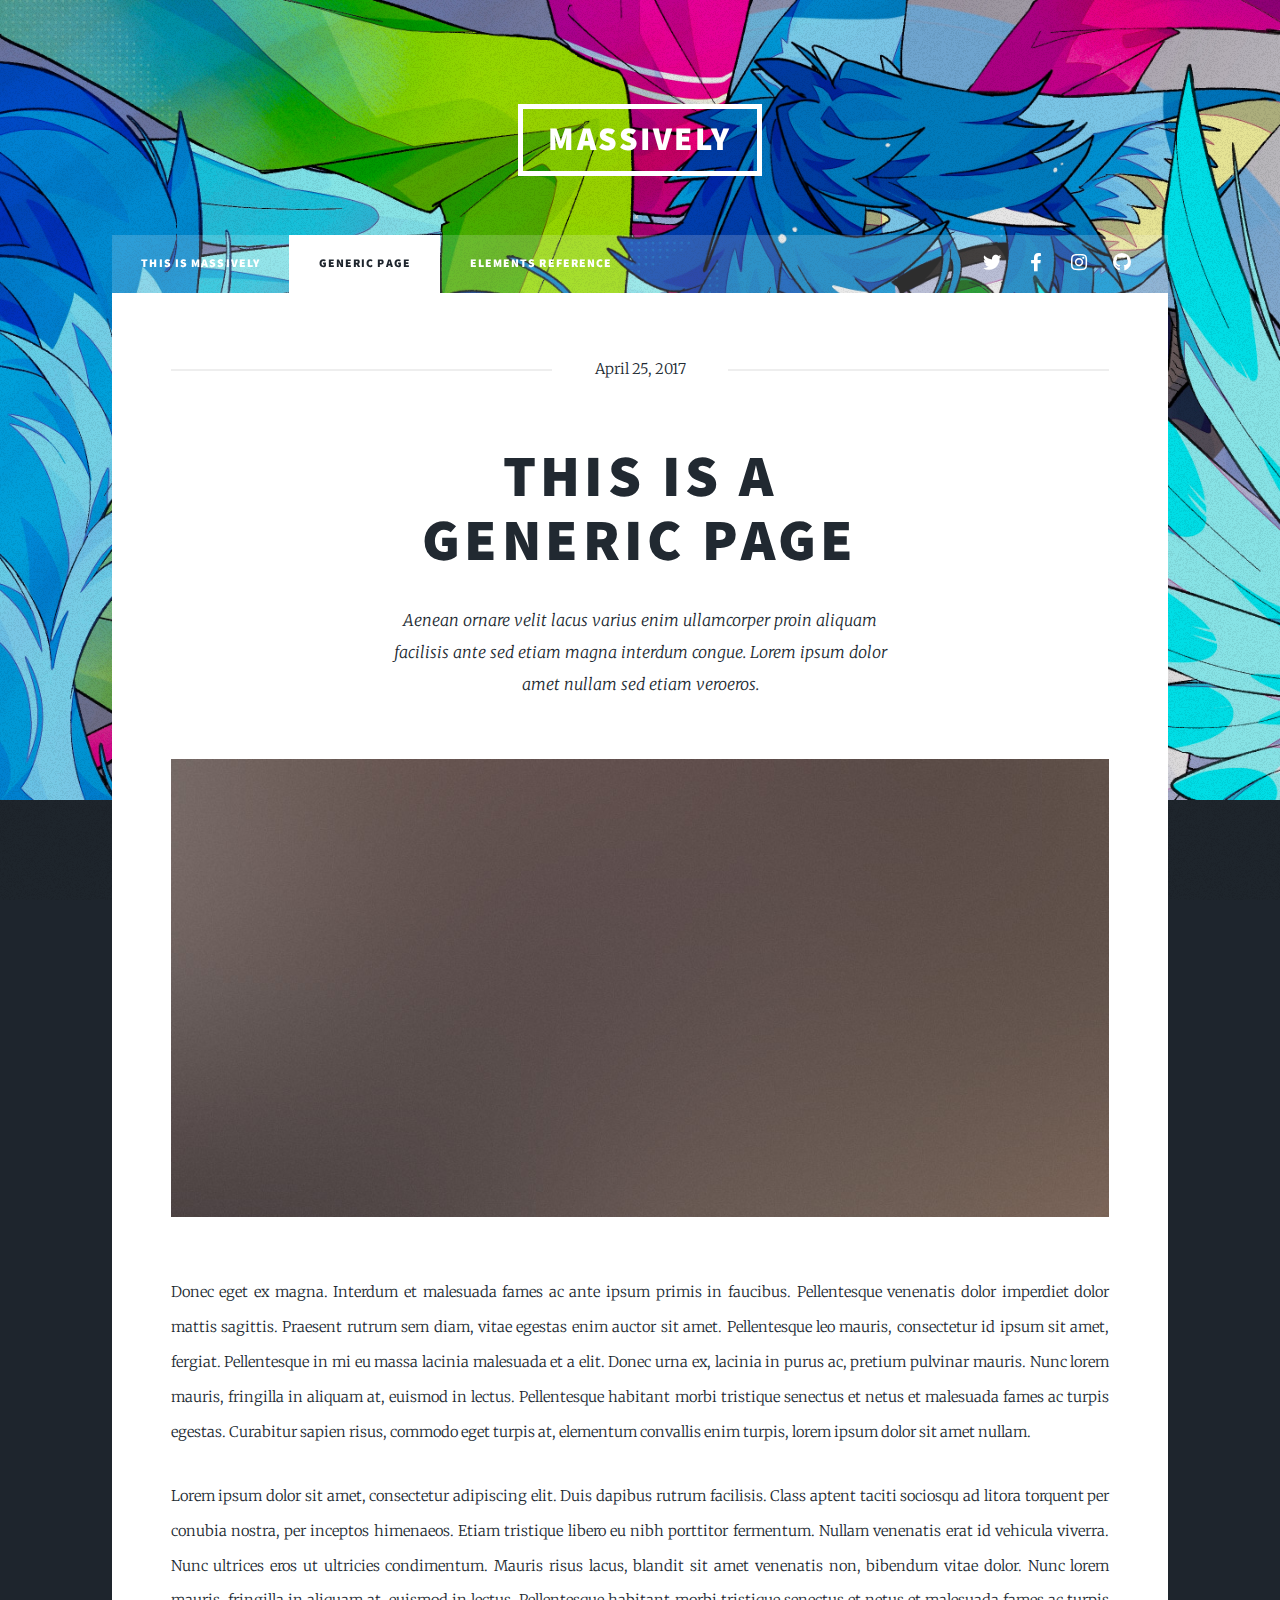
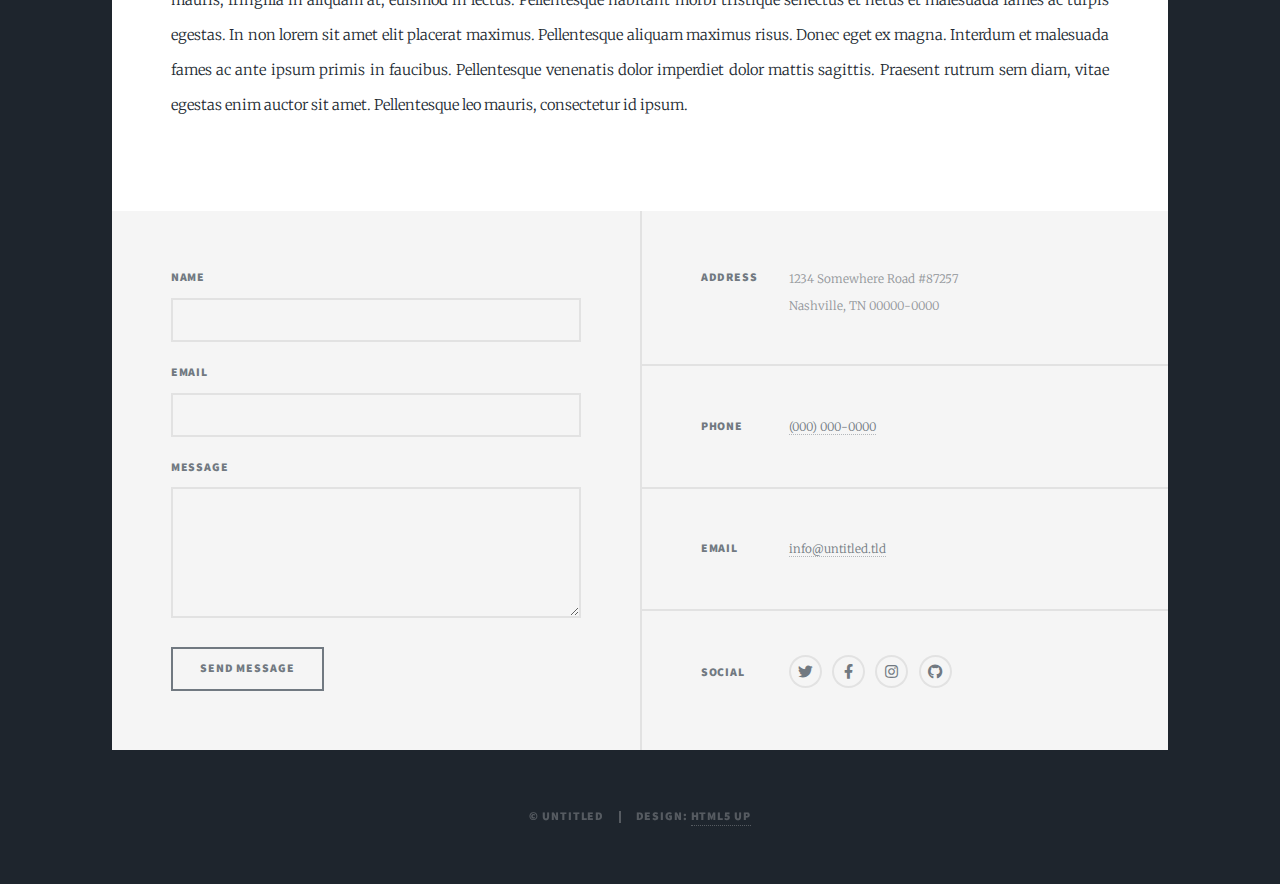
<file: generic.html>
<!DOCTYPE HTML>
<!--
	Massively by HTML5 UP
	html5up.net | @ajlkn
	Free for personal and commercial use under the CCA 3.0 license (html5up.net/license)
-->
<html>
	<head>
		<title>Generic Page - Massively by HTML5 UP</title>
		<meta charset="utf-8" />
		<meta name="viewport" content="width=device-width, initial-scale=1, user-scalable=no" />
		<link rel="stylesheet" href="assets/css/main.css" />
		<noscript><link rel="stylesheet" href="assets/css/noscript.css" /></noscript>
	</head>
	<body class="is-preload">

		<!-- Wrapper -->
			<div id="wrapper">

				<!-- Header -->
					<header id="header">
						<a href="index.html" class="logo">Massively</a>
					</header>

				<!-- Nav -->
					<nav id="nav">
						<ul class="links">
							<li><a href="index.html">This is Massively</a></li>
							<li class="active"><a href="generic.html">Generic Page</a></li>
							<li><a href="elements.html">Elements Reference</a></li>
						</ul>
						<ul class="icons">
							<li><a href="#" class="icon brands fa-twitter"><span class="label">Twitter</span></a></li>
							<li><a href="#" class="icon brands fa-facebook-f"><span class="label">Facebook</span></a></li>
							<li><a href="#" class="icon brands fa-instagram"><span class="label">Instagram</span></a></li>
							<li><a href="#" class="icon brands fa-github"><span class="label">GitHub</span></a></li>
						</ul>
					</nav>

				<!-- Main -->
					<div id="main">

						<!-- Post -->
							<section class="post">
								<header class="major">
									<span class="date">April 25, 2017</span>
									<h1>This is a<br />
									Generic Page</h1>
									<p>Aenean ornare velit lacus varius enim ullamcorper proin aliquam<br />
									facilisis ante sed etiam magna interdum congue. Lorem ipsum dolor<br />
									amet nullam sed etiam veroeros.</p>
								</header>
								<div class="image main"><img src="images/pic01.jpg" alt="" /></div>
								<p>Donec eget ex magna. Interdum et malesuada fames ac ante ipsum primis in faucibus. Pellentesque venenatis dolor imperdiet dolor mattis sagittis. Praesent rutrum sem diam, vitae egestas enim auctor sit amet. Pellentesque leo mauris, consectetur id ipsum sit amet, fergiat. Pellentesque in mi eu massa lacinia malesuada et a elit. Donec urna ex, lacinia in purus ac, pretium pulvinar mauris. Nunc lorem mauris, fringilla in aliquam at, euismod in lectus. Pellentesque habitant morbi tristique senectus et netus et malesuada fames ac turpis egestas. Curabitur sapien risus, commodo eget turpis at, elementum convallis enim turpis, lorem ipsum dolor sit amet nullam.</p>
								<p>Lorem ipsum dolor sit amet, consectetur adipiscing elit. Duis dapibus rutrum facilisis. Class aptent taciti sociosqu ad litora torquent per conubia nostra, per inceptos himenaeos. Etiam tristique libero eu nibh porttitor fermentum. Nullam venenatis erat id vehicula viverra. Nunc ultrices eros ut ultricies condimentum. Mauris risus lacus, blandit sit amet venenatis non, bibendum vitae dolor. Nunc lorem mauris, fringilla in aliquam at, euismod in lectus. Pellentesque habitant morbi tristique senectus et netus et malesuada fames ac turpis egestas. In non lorem sit amet elit placerat maximus. Pellentesque aliquam maximus risus. Donec eget ex magna. Interdum et malesuada fames ac ante ipsum primis in faucibus. Pellentesque venenatis dolor imperdiet dolor mattis sagittis. Praesent rutrum sem diam, vitae egestas enim auctor sit amet. Pellentesque leo mauris, consectetur id ipsum.</p>
							</section>

					</div>

				<!-- Footer -->
					<footer id="footer">
						<section>
							<form method="post" action="#">
								<div class="fields">
									<div class="field">
										<label for="name">Name</label>
										<input type="text" name="name" id="name" />
									</div>
									<div class="field">
										<label for="email">Email</label>
										<input type="text" name="email" id="email" />
									</div>
									<div class="field">
										<label for="message">Message</label>
										<textarea name="message" id="message" rows="3"></textarea>
									</div>
								</div>
								<ul class="actions">
									<li><input type="submit" value="Send Message" /></li>
								</ul>
							</form>
						</section>
						<section class="split contact">
							<section class="alt">
								<h3>Address</h3>
								<p>1234 Somewhere Road #87257<br />
								Nashville, TN 00000-0000</p>
							</section>
							<section>
								<h3>Phone</h3>
								<p><a href="#">(000) 000-0000</a></p>
							</section>
							<section>
								<h3>Email</h3>
								<p><a href="#">info@untitled.tld</a></p>
							</section>
							<section>
								<h3>Social</h3>
								<ul class="icons alt">
									<li><a href="#" class="icon brands alt fa-twitter"><span class="label">Twitter</span></a></li>
									<li><a href="#" class="icon brands alt fa-facebook-f"><span class="label">Facebook</span></a></li>
									<li><a href="#" class="icon brands alt fa-instagram"><span class="label">Instagram</span></a></li>
									<li><a href="#" class="icon brands alt fa-github"><span class="label">GitHub</span></a></li>
								</ul>
							</section>
						</section>
					</footer>

				<!-- Copyright -->
					<div id="copyright">
						<ul><li>&copy; Untitled</li><li>Design: <a href="https://html5up.net">HTML5 UP</a></li></ul>
					</div>

			</div>

		<!-- Scripts -->
			<script src="assets/js/jquery.min.js"></script>
			<script src="assets/js/jquery.scrollex.min.js"></script>
			<script src="assets/js/jquery.scrolly.min.js"></script>
			<script src="assets/js/browser.min.js"></script>
			<script src="assets/js/breakpoints.min.js"></script>
			<script src="assets/js/util.js"></script>
			<script src="assets/js/main.js"></script>

	</body>
</html>
</file>
<file: assets/css/main.css>
@import url(fontawesome-all.min.css);
@import url("https://fonts.googleapis.com/css?family=Merriweather:300,700,300italic,700italic|Source+Sans+Pro:900");

/*
	Massively by HTML5 UP
	html5up.net | @ajlkn
	Free for personal and commercial use under the CCA 3.0 license (html5up.net/license)

*/

html, body, div, span, applet, object,
iframe, h1, h2, h3, h4, h5, h6, p, blockquote,
pre, a, abbr, acronym, address, big, cite,
code, del, dfn, em, img, ins, kbd, q, s, samp,
small, strike, strong, sub, sup, tt, var, b,
u, i, center, dl, dt, dd, ol, ul, li, fieldset,
form, label, legend, table, caption, tbody,
tfoot, thead, tr, th, td, article, aside,
canvas, details, embed, figure, figcaption,
footer, header, hgroup, menu, nav, output, ruby,
section, summary, time, mark, audio, video {
	margin: 0;
	padding: 0;
	border: 0;
	font-size: 100%;
	font: inherit;
	vertical-align: baseline;}

article, aside, details, figcaption, figure,
footer, header, hgroup, menu, nav, section {
	display: block;}

body {
	line-height: 1;
}

ol, ul {
	list-style: none;
}

blockquote, q {
	quotes: none;
}

	blockquote:before, blockquote:after, q:before, q:after {
		content: '';
		content: none;
	}

table {
	border-collapse: collapse;
	border-spacing: 0;
}

body {
	-webkit-text-size-adjust: none;
}

mark {
	background-color: transparent;
	color: inherit;
}

input::-moz-focus-inner {
	border: 0;
	padding: 0;
}

input, select, textarea {
	-moz-appearance: none;
	-webkit-appearance: none;
	-ms-appearance: none;
	appearance: none;
}

/* Basic */

	@-ms-viewport {
		width: device-width;
	}

	body {
		-ms-overflow-style: scrollbar;
	}

	@media screen and (max-width: 480px) {

		html, body {
			min-width: 320px;
		}

	}

	html {
		box-sizing: border-box;
	}

	*, *:before, *:after {
		box-sizing: inherit;
	}

	body {
		background-color: #1e252d;
	}

		body.is-preload *, body.is-preload *:before, body.is-preload *:after {
			-moz-animation: none !important;
			-webkit-animation: none !important;
			-ms-animation: none !important;
			animation: none !important;
			-moz-transition: none !important;
			-webkit-transition: none !important;
			-ms-transition: none !important;
			transition: none !important;
		}

/* Type */

	html {
		font-size: 16pt;
	}

		@media screen and (max-width: 1680px) {

			html {
				font-size: 12pt;
			}

		}

		@media screen and (max-width: 1280px) {

			html {
				font-size: 11pt;
			}

		}

		@media screen and (max-width: 360px) {

			html {
				font-size: 10pt;
			}

		}

	body {
		color: #212931;
	}

	body, input, select, textarea {
		font-family: "Merriweather", Georgia, serif;
		font-weight: 300;
		font-size: 1rem;
		line-height: 2.375;
	}

	a {
		-moz-transition: color 0.2s ease-in-out, background-color 0.2s ease-in-out, border-color 0.2s ease-in-out, box-shadow 0.2s ease-in-out;
		-webkit-transition: color 0.2s ease-in-out, background-color 0.2s ease-in-out, border-color 0.2s ease-in-out, box-shadow 0.2s ease-in-out;
		-ms-transition: color 0.2s ease-in-out, background-color 0.2s ease-in-out, border-color 0.2s ease-in-out, box-shadow 0.2s ease-in-out;
		transition: color 0.2s ease-in-out, background-color 0.2s ease-in-out, border-color 0.2s ease-in-out, box-shadow 0.2s ease-in-out;
		border-bottom: dotted 1px;
		text-decoration: none;
	}

		a:hover {
			border-bottom-color: transparent;
		}

	strong, b {
		font-weight: 600;
	}

	em, i {
		font-style: italic;
	}

	p {
		text-align: justify;
		margin: 0 0 2rem 0;
	}

	h1, h2, h3, h4, h5, h6 {
		font-family: "Source Sans Pro", Helvetica, sans-serif;
		font-weight: 900;
		line-height: 1.5;
		letter-spacing: 0.075em;
		text-transform: uppercase;
		margin: 0 0 1rem 0;
	}

		h1 a, h2 a, h3 a, h4 a, h5 a, h6 a {
			border-bottom: 0;
			color: inherit;
			text-decoration: none;
		}

	h1 {
		font-size: 4rem;
		line-height: 1.1;
		margin: 0 0 2rem 0;
	}

	h2 {
		font-size: 1.75rem;
		line-height: 1.3;
		margin: 0 0 1.5rem 0;
	}

	h3 {
		font-size: 1.25rem;
		margin: 0 0 1.5rem 0;
	}

	h4 {
		font-size: 1rem;
	}

	h5 {
		font-size: 0.9rem;
	}

	h6 {
		font-size: 0.8rem;
	}

	sub {
		font-size: 0.8rem;
		position: relative;
		top: 0.5rem;
	}

	sup {
		font-size: 0.8rem;
		position: relative;
		top: -0.5rem;
	}

	blockquote {
		border-left: solid 4px;
		font-style: italic;
		margin: 0 0 2rem 0;
		padding: 0.5rem 0 0.5rem 2rem;
	}

	code {
		border: solid 2px;
		font-family: "Courier New", monospace;
		font-size: 0.9rem;
		margin: 0 0.25rem;
		padding: 0.25rem 0.65rem;
	}

	pre {
		-webkit-overflow-scrolling: touch;
		font-family: "Courier New", monospace;
		font-size: 0.9rem;
		margin: 0 0 2rem 0;
	}

		pre code {
			display: block;
			line-height: 1.75;
			padding: 1rem 1.5rem;
			overflow-x: auto;
		}

	hr {
		border: 0;
		border-bottom: solid 2px;
		margin: 3rem 0;
	}

		hr.major {
			margin: 5rem 0;
		}

	.align-left {
		text-align: left;
	}

	.align-center {
		text-align: center;
	}

	.align-right {
		text-align: right;
	}

	input, select, textarea {
		color: #212931;
	}

	a {
		color: #212931;
		border-bottom-color: rgba(33, 41, 49, 0.5);
	}

		a:hover {
			border-bottom-color: transparent;
			color: #18bfef !important;
		}

	strong, b {
		color: #212931;
	}

	h1, h2, h3, h4, h5, h6 {
		color: #212931;
	}

	blockquote {
		border-left-color: #eeeeee;
	}

	code {
		background: rgba(220, 220, 220, 0.25);
		border-color: #eeeeee;
	}

	hr {
		border-bottom-color: #eeeeee;
	}

/* Row */

	.row {
		display: flex;
		flex-wrap: wrap;
		box-sizing: border-box;
		align-items: stretch;
	}

		.row > * {
			box-sizing: border-box;
		}

		.row.gtr-uniform > * > :last-child {
			margin-bottom: 0;
		}

		.row.aln-left {
			justify-content: flex-start;
		}

		.row.aln-center {
			justify-content: center;
		}

		.row.aln-right {
			justify-content: flex-end;
		}

		.row.aln-top {
			align-items: flex-start;
		}

		.row.aln-middle {
			align-items: center;
		}

		.row.aln-bottom {
			align-items: flex-end;
		}

		.row > .imp {
			order: -1;
		}

		.row > .col-1 {
			width: 8.33333%;
		}

		.row > .off-1 {
			margin-left: 8.33333%;
		}

		.row > .col-2 {
			width: 16.66667%;
		}

		.row > .off-2 {
			margin-left: 16.66667%;
		}

		.row > .col-3 {
			width: 25%;
		}

		.row > .off-3 {
			margin-left: 25%;
		}

		.row > .col-4 {
			width: 33.33333%;
		}

		.row > .off-4 {
			margin-left: 33.33333%;
		}

		.row > .col-5 {
			width: 41.66667%;
		}

		.row > .off-5 {
			margin-left: 41.66667%;
		}

		.row > .col-6 {
			width: 50%;
		}

		.row > .off-6 {
			margin-left: 50%;
		}

		.row > .col-7 {
			width: 58.33333%;
		}

		.row > .off-7 {
			margin-left: 58.33333%;
		}

		.row > .col-8 {
			width: 66.66667%;
		}

		.row > .off-8 {
			margin-left: 66.66667%;
		}

		.row > .col-9 {
			width: 75%;
		}

		.row > .off-9 {
			margin-left: 75%;
		}

		.row > .col-10 {
			width: 83.33333%;
		}

		.row > .off-10 {
			margin-left: 83.33333%;
		}

		.row > .col-11 {
			width: 91.66667%;
		}

		.row > .off-11 {
			margin-left: 91.66667%;
		}

		.row > .col-12 {
			width: 100%;
		}

		.row > .off-12 {
			margin-left: 100%;
		}

		.row.gtr-0 {
			margin-top: 0;
			margin-left: 0rem;
		}

			.row.gtr-0 > * {
				padding: 0 0 0 0rem;
			}

			.row.gtr-0.gtr-uniform {
				margin-top: 0rem;
			}

				.row.gtr-0.gtr-uniform > * {
					padding-top: 0rem;
				}

		.row.gtr-25 {
			margin-top: 0;
			margin-left: -0.375rem;
		}

			.row.gtr-25 > * {
				padding: 0 0 0 0.375rem;
			}

			.row.gtr-25.gtr-uniform {
				margin-top: -0.375rem;
			}

				.row.gtr-25.gtr-uniform > * {
					padding-top: 0.375rem;
				}

		.row.gtr-50 {
			margin-top: 0;
			margin-left: -0.75rem;
		}

			.row.gtr-50 > * {
				padding: 0 0 0 0.75rem;
			}

			.row.gtr-50.gtr-uniform {
				margin-top: -0.75rem;
			}

				.row.gtr-50.gtr-uniform > * {
					padding-top: 0.75rem;
				}

		.row {
			margin-top: 0;
			margin-left: -1.5rem;
		}

			.row > * {
				padding: 0 0 0 1.5rem;
			}

			.row.gtr-uniform {
				margin-top: -1.5rem;
			}

				.row.gtr-uniform > * {
					padding-top: 1.5rem;
				}

		.row.gtr-150 {
			margin-top: 0;
			margin-left: -2.25rem;
		}

			.row.gtr-150 > * {
				padding: 0 0 0 2.25rem;
			}

			.row.gtr-150.gtr-uniform {
				margin-top: -2.25rem;
			}

				.row.gtr-150.gtr-uniform > * {
					padding-top: 2.25rem;
				}

		.row.gtr-200 {
			margin-top: 0;
			margin-left: -3rem;
		}

			.row.gtr-200 > * {
				padding: 0 0 0 3rem;
			}

			.row.gtr-200.gtr-uniform {
				margin-top: -3rem;
			}

				.row.gtr-200.gtr-uniform > * {
					padding-top: 3rem;
				}

		@media screen and (max-width: 1680px) {

			.row {
				display: flex;
				flex-wrap: wrap;
				box-sizing: border-box;
				align-items: stretch;
			}

				.row > * {
					box-sizing: border-box;
				}

				.row.gtr-uniform > * > :last-child {
					margin-bottom: 0;
				}

				.row.aln-left {
					justify-content: flex-start;
				}

				.row.aln-center {
					justify-content: center;
				}

				.row.aln-right {
					justify-content: flex-end;
				}

				.row.aln-top {
					align-items: flex-start;
				}

				.row.aln-middle {
					align-items: center;
				}

				.row.aln-bottom {
					align-items: flex-end;
				}

				.row > .imp-xlarge {
					order: -1;
				}

				.row > .col-1-xlarge {
					width: 8.33333%;
				}

				.row > .off-1-xlarge {
					margin-left: 8.33333%;
				}

				.row > .col-2-xlarge {
					width: 16.66667%;
				}

				.row > .off-2-xlarge {
					margin-left: 16.66667%;
				}

				.row > .col-3-xlarge {
					width: 25%;
				}

				.row > .off-3-xlarge {
					margin-left: 25%;
				}

				.row > .col-4-xlarge {
					width: 33.33333%;
				}

				.row > .off-4-xlarge {
					margin-left: 33.33333%;
				}

				.row > .col-5-xlarge {
					width: 41.66667%;
				}

				.row > .off-5-xlarge {
					margin-left: 41.66667%;
				}

				.row > .col-6-xlarge {
					width: 50%;
				}

				.row > .off-6-xlarge {
					margin-left: 50%;
				}

				.row > .col-7-xlarge {
					width: 58.33333%;
				}

				.row > .off-7-xlarge {
					margin-left: 58.33333%;
				}

				.row > .col-8-xlarge {
					width: 66.66667%;
				}

				.row > .off-8-xlarge {
					margin-left: 66.66667%;
				}

				.row > .col-9-xlarge {
					width: 75%;
				}

				.row > .off-9-xlarge {
					margin-left: 75%;
				}

				.row > .col-10-xlarge {
					width: 83.33333%;
				}

				.row > .off-10-xlarge {
					margin-left: 83.33333%;
				}

				.row > .col-11-xlarge {
					width: 91.66667%;
				}

				.row > .off-11-xlarge {
					margin-left: 91.66667%;
				}

				.row > .col-12-xlarge {
					width: 100%;
				}

				.row > .off-12-xlarge {
					margin-left: 100%;
				}

				.row.gtr-0 {
					margin-top: 0;
					margin-left: 0rem;
				}

					.row.gtr-0 > * {
						padding: 0 0 0 0rem;
					}

					.row.gtr-0.gtr-uniform {
						margin-top: 0rem;
					}

						.row.gtr-0.gtr-uniform > * {
							padding-top: 0rem;
						}

				.row.gtr-25 {
					margin-top: 0;
					margin-left: -0.375rem;
				}

					.row.gtr-25 > * {
						padding: 0 0 0 0.375rem;
					}

					.row.gtr-25.gtr-uniform {
						margin-top: -0.375rem;
					}

						.row.gtr-25.gtr-uniform > * {
							padding-top: 0.375rem;
						}

				.row.gtr-50 {
					margin-top: 0;
					margin-left: -0.75rem;
				}

					.row.gtr-50 > * {
						padding: 0 0 0 0.75rem;
					}

					.row.gtr-50.gtr-uniform {
						margin-top: -0.75rem;
					}

						.row.gtr-50.gtr-uniform > * {
							padding-top: 0.75rem;
						}

				.row {
					margin-top: 0;
					margin-left: -1.5rem;
				}

					.row > * {
						padding: 0 0 0 1.5rem;
					}

					.row.gtr-uniform {
						margin-top: -1.5rem;
					}

						.row.gtr-uniform > * {
							padding-top: 1.5rem;
						}

				.row.gtr-150 {
					margin-top: 0;
					margin-left: -2.25rem;
				}

					.row.gtr-150 > * {
						padding: 0 0 0 2.25rem;
					}

					.row.gtr-150.gtr-uniform {
						margin-top: -2.25rem;
					}

						.row.gtr-150.gtr-uniform > * {
							padding-top: 2.25rem;
						}

				.row.gtr-200 {
					margin-top: 0;
					margin-left: -3rem;
				}

					.row.gtr-200 > * {
						padding: 0 0 0 3rem;
					}

					.row.gtr-200.gtr-uniform {
						margin-top: -3rem;
					}

						.row.gtr-200.gtr-uniform > * {
							padding-top: 3rem;
						}

		}

		@media screen and (max-width: 1280px) {

			.row {
				display: flex;
				flex-wrap: wrap;
				box-sizing: border-box;
				align-items: stretch;
			}

				.row > * {
					box-sizing: border-box;
				}

				.row.gtr-uniform > * > :last-child {
					margin-bottom: 0;
				}

				.row.aln-left {
					justify-content: flex-start;
				}

				.row.aln-center {
					justify-content: center;
				}

				.row.aln-right {
					justify-content: flex-end;
				}

				.row.aln-top {
					align-items: flex-start;
				}

				.row.aln-middle {
					align-items: center;
				}

				.row.aln-bottom {
					align-items: flex-end;
				}

				.row > .imp-large {
					order: -1;
				}

				.row > .col-1-large {
					width: 8.33333%;
				}

				.row > .off-1-large {
					margin-left: 8.33333%;
				}

				.row > .col-2-large {
					width: 16.66667%;
				}

				.row > .off-2-large {
					margin-left: 16.66667%;
				}

				.row > .col-3-large {
					width: 25%;
				}

				.row > .off-3-large {
					margin-left: 25%;
				}

				.row > .col-4-large {
					width: 33.33333%;
				}

				.row > .off-4-large {
					margin-left: 33.33333%;
				}

				.row > .col-5-large {
					width: 41.66667%;
				}

				.row > .off-5-large {
					margin-left: 41.66667%;
				}

				.row > .col-6-large {
					width: 50%;
				}

				.row > .off-6-large {
					margin-left: 50%;
				}

				.row > .col-7-large {
					width: 58.33333%;
				}

				.row > .off-7-large {
					margin-left: 58.33333%;
				}

				.row > .col-8-large {
					width: 66.66667%;
				}

				.row > .off-8-large {
					margin-left: 66.66667%;
				}

				.row > .col-9-large {
					width: 75%;
				}

				.row > .off-9-large {
					margin-left: 75%;
				}

				.row > .col-10-large {
					width: 83.33333%;
				}

				.row > .off-10-large {
					margin-left: 83.33333%;
				}

				.row > .col-11-large {
					width: 91.66667%;
				}

				.row > .off-11-large {
					margin-left: 91.66667%;
				}

				.row > .col-12-large {
					width: 100%;
				}

				.row > .off-12-large {
					margin-left: 100%;
				}

				.row.gtr-0 {
					margin-top: 0;
					margin-left: 0rem;
				}

					.row.gtr-0 > * {
						padding: 0 0 0 0rem;
					}

					.row.gtr-0.gtr-uniform {
						margin-top: 0rem;
					}

						.row.gtr-0.gtr-uniform > * {
							padding-top: 0rem;
						}

				.row.gtr-25 {
					margin-top: 0;
					margin-left: -0.375rem;
				}

					.row.gtr-25 > * {
						padding: 0 0 0 0.375rem;
					}

					.row.gtr-25.gtr-uniform {
						margin-top: -0.375rem;
					}

						.row.gtr-25.gtr-uniform > * {
							padding-top: 0.375rem;
						}

				.row.gtr-50 {
					margin-top: 0;
					margin-left: -0.75rem;
				}

					.row.gtr-50 > * {
						padding: 0 0 0 0.75rem;
					}

					.row.gtr-50.gtr-uniform {
						margin-top: -0.75rem;
					}

						.row.gtr-50.gtr-uniform > * {
							padding-top: 0.75rem;
						}

				.row {
					margin-top: 0;
					margin-left: -1.5rem;
				}

					.row > * {
						padding: 0 0 0 1.5rem;
					}

					.row.gtr-uniform {
						margin-top: -1.5rem;
					}

						.row.gtr-uniform > * {
							padding-top: 1.5rem;
						}

				.row.gtr-150 {
					margin-top: 0;
					margin-left: -2.25rem;
				}

					.row.gtr-150 > * {
						padding: 0 0 0 2.25rem;
					}

					.row.gtr-150.gtr-uniform {
						margin-top: -2.25rem;
					}

						.row.gtr-150.gtr-uniform > * {
							padding-top: 2.25rem;
						}

				.row.gtr-200 {
					margin-top: 0;
					margin-left: -3rem;
				}

					.row.gtr-200 > * {
						padding: 0 0 0 3rem;
					}

					.row.gtr-200.gtr-uniform {
						margin-top: -3rem;
					}

						.row.gtr-200.gtr-uniform > * {
							padding-top: 3rem;
						}

		}

		@media screen and (max-width: 980px) {

			.row {
				display: flex;
				flex-wrap: wrap;
				box-sizing: border-box;
				align-items: stretch;
			}

				.row > * {
					box-sizing: border-box;
				}

				.row.gtr-uniform > * > :last-child {
					margin-bottom: 0;
				}

				.row.aln-left {
					justify-content: flex-start;
				}

				.row.aln-center {
					justify-content: center;
				}

				.row.aln-right {
					justify-content: flex-end;
				}

				.row.aln-top {
					align-items: flex-start;
				}

				.row.aln-middle {
					align-items: center;
				}

				.row.aln-bottom {
					align-items: flex-end;
				}

				.row > .imp-medium {
					order: -1;
				}

				.row > .col-1-medium {
					width: 8.33333%;
				}

				.row > .off-1-medium {
					margin-left: 8.33333%;
				}

				.row > .col-2-medium {
					width: 16.66667%;
				}

				.row > .off-2-medium {
					margin-left: 16.66667%;
				}

				.row > .col-3-medium {
					width: 25%;
				}

				.row > .off-3-medium {
					margin-left: 25%;
				}

				.row > .col-4-medium {
					width: 33.33333%;
				}

				.row > .off-4-medium {
					margin-left: 33.33333%;
				}

				.row > .col-5-medium {
					width: 41.66667%;
				}

				.row > .off-5-medium {
					margin-left: 41.66667%;
				}

				.row > .col-6-medium {
					width: 50%;
				}

				.row > .off-6-medium {
					margin-left: 50%;
				}

				.row > .col-7-medium {
					width: 58.33333%;
				}

				.row > .off-7-medium {
					margin-left: 58.33333%;
				}

				.row > .col-8-medium {
					width: 66.66667%;
				}

				.row > .off-8-medium {
					margin-left: 66.66667%;
				}

				.row > .col-9-medium {
					width: 75%;
				}

				.row > .off-9-medium {
					margin-left: 75%;
				}

				.row > .col-10-medium {
					width: 83.33333%;
				}

				.row > .off-10-medium {
					margin-left: 83.33333%;
				}

				.row > .col-11-medium {
					width: 91.66667%;
				}

				.row > .off-11-medium {
					margin-left: 91.66667%;
				}

				.row > .col-12-medium {
					width: 100%;
				}

				.row > .off-12-medium {
					margin-left: 100%;
				}

				.row.gtr-0 {
					margin-top: 0;
					margin-left: 0rem;
				}

					.row.gtr-0 > * {
						padding: 0 0 0 0rem;
					}

					.row.gtr-0.gtr-uniform {
						margin-top: 0rem;
					}

						.row.gtr-0.gtr-uniform > * {
							padding-top: 0rem;
						}

				.row.gtr-25 {
					margin-top: 0;
					margin-left: -0.375rem;
				}

					.row.gtr-25 > * {
						padding: 0 0 0 0.375rem;
					}

					.row.gtr-25.gtr-uniform {
						margin-top: -0.375rem;
					}

						.row.gtr-25.gtr-uniform > * {
							padding-top: 0.375rem;
						}

				.row.gtr-50 {
					margin-top: 0;
					margin-left: -0.75rem;
				}

					.row.gtr-50 > * {
						padding: 0 0 0 0.75rem;
					}

					.row.gtr-50.gtr-uniform {
						margin-top: -0.75rem;
					}

						.row.gtr-50.gtr-uniform > * {
							padding-top: 0.75rem;
						}

				.row {
					margin-top: 0;
					margin-left: -1.5rem;
				}

					.row > * {
						padding: 0 0 0 1.5rem;
					}

					.row.gtr-uniform {
						margin-top: -1.5rem;
					}

						.row.gtr-uniform > * {
							padding-top: 1.5rem;
						}

				.row.gtr-150 {
					margin-top: 0;
					margin-left: -2.25rem;
				}

					.row.gtr-150 > * {
						padding: 0 0 0 2.25rem;
					}

					.row.gtr-150.gtr-uniform {
						margin-top: -2.25rem;
					}

						.row.gtr-150.gtr-uniform > * {
							padding-top: 2.25rem;
						}

				.row.gtr-200 {
					margin-top: 0;
					margin-left: -3rem;
				}

					.row.gtr-200 > * {
						padding: 0 0 0 3rem;
					}

					.row.gtr-200.gtr-uniform {
						margin-top: -3rem;
					}

						.row.gtr-200.gtr-uniform > * {
							padding-top: 3rem;
						}

		}

		@media screen and (max-width: 736px) {

			.row {
				display: flex;
				flex-wrap: wrap;
				box-sizing: border-box;
				align-items: stretch;
			}

				.row > * {
					box-sizing: border-box;
				}

				.row.gtr-uniform > * > :last-child {
					margin-bottom: 0;
				}

				.row.aln-left {
					justify-content: flex-start;
				}

				.row.aln-center {
					justify-content: center;
				}

				.row.aln-right {
					justify-content: flex-end;
				}

				.row.aln-top {
					align-items: flex-start;
				}

				.row.aln-middle {
					align-items: center;
				}

				.row.aln-bottom {
					align-items: flex-end;
				}

				.row > .imp-small {
					order: -1;
				}

				.row > .col-1-small {
					width: 8.33333%;
				}

				.row > .off-1-small {
					margin-left: 8.33333%;
				}

				.row > .col-2-small {
					width: 16.66667%;
				}

				.row > .off-2-small {
					margin-left: 16.66667%;
				}

				.row > .col-3-small {
					width: 25%;
				}

				.row > .off-3-small {
					margin-left: 25%;
				}

				.row > .col-4-small {
					width: 33.33333%;
				}

				.row > .off-4-small {
					margin-left: 33.33333%;
				}

				.row > .col-5-small {
					width: 41.66667%;
				}

				.row > .off-5-small {
					margin-left: 41.66667%;
				}

				.row > .col-6-small {
					width: 50%;
				}

				.row > .off-6-small {
					margin-left: 50%;
				}

				.row > .col-7-small {
					width: 58.33333%;
				}

				.row > .off-7-small {
					margin-left: 58.33333%;
				}

				.row > .col-8-small {
					width: 66.66667%;
				}

				.row > .off-8-small {
					margin-left: 66.66667%;
				}

				.row > .col-9-small {
					width: 75%;
				}

				.row > .off-9-small {
					margin-left: 75%;
				}

				.row > .col-10-small {
					width: 83.33333%;
				}

				.row > .off-10-small {
					margin-left: 83.33333%;
				}

				.row > .col-11-small {
					width: 91.66667%;
				}

				.row > .off-11-small {
					margin-left: 91.66667%;
				}

				.row > .col-12-small {
					width: 100%;
				}

				.row > .off-12-small {
					margin-left: 100%;
				}

				.row.gtr-0 {
					margin-top: 0;
					margin-left: 0rem;
				}

					.row.gtr-0 > * {
						padding: 0 0 0 0rem;
					}

					.row.gtr-0.gtr-uniform {
						margin-top: 0rem;
					}

						.row.gtr-0.gtr-uniform > * {
							padding-top: 0rem;
						}

				.row.gtr-25 {
					margin-top: 0;
					margin-left: -0.375rem;
				}

					.row.gtr-25 > * {
						padding: 0 0 0 0.375rem;
					}

					.row.gtr-25.gtr-uniform {
						margin-top: -0.375rem;
					}

						.row.gtr-25.gtr-uniform > * {
							padding-top: 0.375rem;
						}

				.row.gtr-50 {
					margin-top: 0;
					margin-left: -0.75rem;
				}

					.row.gtr-50 > * {
						padding: 0 0 0 0.75rem;
					}

					.row.gtr-50.gtr-uniform {
						margin-top: -0.75rem;
					}

						.row.gtr-50.gtr-uniform > * {
							padding-top: 0.75rem;
						}

				.row {
					margin-top: 0;
					margin-left: -1.5rem;
				}

					.row > * {
						padding: 0 0 0 1.5rem;
					}

					.row.gtr-uniform {
						margin-top: -1.5rem;
					}

						.row.gtr-uniform > * {
							padding-top: 1.5rem;
						}

				.row.gtr-150 {
					margin-top: 0;
					margin-left: -2.25rem;
				}

					.row.gtr-150 > * {
						padding: 0 0 0 2.25rem;
					}

					.row.gtr-150.gtr-uniform {
						margin-top: -2.25rem;
					}

						.row.gtr-150.gtr-uniform > * {
							padding-top: 2.25rem;
						}

				.row.gtr-200 {
					margin-top: 0;
					margin-left: -3rem;
				}

					.row.gtr-200 > * {
						padding: 0 0 0 3rem;
					}

					.row.gtr-200.gtr-uniform {
						margin-top: -3rem;
					}

						.row.gtr-200.gtr-uniform > * {
							padding-top: 3rem;
						}

		}

		@media screen and (max-width: 480px) {

			.row {
				display: flex;
				flex-wrap: wrap;
				box-sizing: border-box;
				align-items: stretch;
			}

				.row > * {
					box-sizing: border-box;
				}

				.row.gtr-uniform > * > :last-child {
					margin-bottom: 0;
				}

				.row.aln-left {
					justify-content: flex-start;
				}

				.row.aln-center {
					justify-content: center;
				}

				.row.aln-right {
					justify-content: flex-end;
				}

				.row.aln-top {
					align-items: flex-start;
				}

				.row.aln-middle {
					align-items: center;
				}

				.row.aln-bottom {
					align-items: flex-end;
				}

				.row > .imp-xsmall {
					order: -1;
				}

				.row > .col-1-xsmall {
					width: 8.33333%;
				}

				.row > .off-1-xsmall {
					margin-left: 8.33333%;
				}

				.row > .col-2-xsmall {
					width: 16.66667%;
				}

				.row > .off-2-xsmall {
					margin-left: 16.66667%;
				}

				.row > .col-3-xsmall {
					width: 25%;
				}

				.row > .off-3-xsmall {
					margin-left: 25%;
				}

				.row > .col-4-xsmall {
					width: 33.33333%;
				}

				.row > .off-4-xsmall {
					margin-left: 33.33333%;
				}

				.row > .col-5-xsmall {
					width: 41.66667%;
				}

				.row > .off-5-xsmall {
					margin-left: 41.66667%;
				}

				.row > .col-6-xsmall {
					width: 50%;
				}

				.row > .off-6-xsmall {
					margin-left: 50%;
				}

				.row > .col-7-xsmall {
					width: 58.33333%;
				}

				.row > .off-7-xsmall {
					margin-left: 58.33333%;
				}

				.row > .col-8-xsmall {
					width: 66.66667%;
				}

				.row > .off-8-xsmall {
					margin-left: 66.66667%;
				}

				.row > .col-9-xsmall {
					width: 75%;
				}

				.row > .off-9-xsmall {
					margin-left: 75%;
				}

				.row > .col-10-xsmall {
					width: 83.33333%;
				}

				.row > .off-10-xsmall {
					margin-left: 83.33333%;
				}

				.row > .col-11-xsmall {
					width: 91.66667%;
				}

				.row > .off-11-xsmall {
					margin-left: 91.66667%;
				}

				.row > .col-12-xsmall {
					width: 100%;
				}

				.row > .off-12-xsmall {
					margin-left: 100%;
				}

				.row.gtr-0 {
					margin-top: 0;
					margin-left: 0rem;
				}

					.row.gtr-0 > * {
						padding: 0 0 0 0rem;
					}

					.row.gtr-0.gtr-uniform {
						margin-top: 0rem;
					}

						.row.gtr-0.gtr-uniform > * {
							padding-top: 0rem;
						}

				.row.gtr-25 {
					margin-top: 0;
					margin-left: -0.375rem;
				}

					.row.gtr-25 > * {
						padding: 0 0 0 0.375rem;
					}

					.row.gtr-25.gtr-uniform {
						margin-top: -0.375rem;
					}

						.row.gtr-25.gtr-uniform > * {
							padding-top: 0.375rem;
						}

				.row.gtr-50 {
					margin-top: 0;
					margin-left: -0.75rem;
				}

					.row.gtr-50 > * {
						padding: 0 0 0 0.75rem;
					}

					.row.gtr-50.gtr-uniform {
						margin-top: -0.75rem;
					}

						.row.gtr-50.gtr-uniform > * {
							padding-top: 0.75rem;
						}

				.row {
					margin-top: 0;
					margin-left: -1.5rem;
				}

					.row > * {
						padding: 0 0 0 1.5rem;
					}

					.row.gtr-uniform {
						margin-top: -1.5rem;
					}

						.row.gtr-uniform > * {
							padding-top: 1.5rem;
						}

				.row.gtr-150 {
					margin-top: 0;
					margin-left: -2.25rem;
				}

					.row.gtr-150 > * {
						padding: 0 0 0 2.25rem;
					}

					.row.gtr-150.gtr-uniform {
						margin-top: -2.25rem;
					}

						.row.gtr-150.gtr-uniform > * {
							padding-top: 2.25rem;
						}

				.row.gtr-200 {
					margin-top: 0;
					margin-left: -3rem;
				}

					.row.gtr-200 > * {
						padding: 0 0 0 3rem;
					}

					.row.gtr-200.gtr-uniform {
						margin-top: -3rem;
					}

						.row.gtr-200.gtr-uniform > * {
							padding-top: 3rem;
						}

		}

		@media screen and (max-width: 360px) {

			.row {
				display: flex;
				flex-wrap: wrap;
				box-sizing: border-box;
				align-items: stretch;
			}

				.row > * {
					box-sizing: border-box;
				}

				.row.gtr-uniform > * > :last-child {
					margin-bottom: 0;
				}

				.row.aln-left {
					justify-content: flex-start;
				}

				.row.aln-center {
					justify-content: center;
				}

				.row.aln-right {
					justify-content: flex-end;
				}

				.row.aln-top {
					align-items: flex-start;
				}

				.row.aln-middle {
					align-items: center;
				}

				.row.aln-bottom {
					align-items: flex-end;
				}

				.row > .imp-xxsmall {
					order: -1;
				}

				.row > .col-1-xxsmall {
					width: 8.33333%;
				}

				.row > .off-1-xxsmall {
					margin-left: 8.33333%;
				}

				.row > .col-2-xxsmall {
					width: 16.66667%;
				}

				.row > .off-2-xxsmall {
					margin-left: 16.66667%;
				}

				.row > .col-3-xxsmall {
					width: 25%;
				}

				.row > .off-3-xxsmall {
					margin-left: 25%;
				}

				.row > .col-4-xxsmall {
					width: 33.33333%;
				}

				.row > .off-4-xxsmall {
					margin-left: 33.33333%;
				}

				.row > .col-5-xxsmall {
					width: 41.66667%;
				}

				.row > .off-5-xxsmall {
					margin-left: 41.66667%;
				}

				.row > .col-6-xxsmall {
					width: 50%;
				}

				.row > .off-6-xxsmall {
					margin-left: 50%;
				}

				.row > .col-7-xxsmall {
					width: 58.33333%;
				}

				.row > .off-7-xxsmall {
					margin-left: 58.33333%;
				}

				.row > .col-8-xxsmall {
					width: 66.66667%;
				}

				.row > .off-8-xxsmall {
					margin-left: 66.66667%;
				}

				.row > .col-9-xxsmall {
					width: 75%;
				}

				.row > .off-9-xxsmall {
					margin-left: 75%;
				}

				.row > .col-10-xxsmall {
					width: 83.33333%;
				}

				.row > .off-10-xxsmall {
					margin-left: 83.33333%;
				}

				.row > .col-11-xxsmall {
					width: 91.66667%;
				}

				.row > .off-11-xxsmall {
					margin-left: 91.66667%;
				}

				.row > .col-12-xxsmall {
					width: 100%;
				}

				.row > .off-12-xxsmall {
					margin-left: 100%;
				}

				.row.gtr-0 {
					margin-top: 0;
					margin-left: 0rem;
				}

					.row.gtr-0 > * {
						padding: 0 0 0 0rem;
					}

					.row.gtr-0.gtr-uniform {
						margin-top: 0rem;
					}

						.row.gtr-0.gtr-uniform > * {
							padding-top: 0rem;
						}

				.row.gtr-25 {
					margin-top: 0;
					margin-left: -0.375rem;
				}

					.row.gtr-25 > * {
						padding: 0 0 0 0.375rem;
					}

					.row.gtr-25.gtr-uniform {
						margin-top: -0.375rem;
					}

						.row.gtr-25.gtr-uniform > * {
							padding-top: 0.375rem;
						}

				.row.gtr-50 {
					margin-top: 0;
					margin-left: -0.75rem;
				}

					.row.gtr-50 > * {
						padding: 0 0 0 0.75rem;
					}

					.row.gtr-50.gtr-uniform {
						margin-top: -0.75rem;
					}

						.row.gtr-50.gtr-uniform > * {
							padding-top: 0.75rem;
						}

				.row {
					margin-top: 0;
					margin-left: -1.5rem;
				}

					.row > * {
						padding: 0 0 0 1.5rem;
					}

					.row.gtr-uniform {
						margin-top: -1.5rem;
					}

						.row.gtr-uniform > * {
							padding-top: 1.5rem;
						}

				.row.gtr-150 {
					margin-top: 0;
					margin-left: -2.25rem;
				}

					.row.gtr-150 > * {
						padding: 0 0 0 2.25rem;
					}

					.row.gtr-150.gtr-uniform {
						margin-top: -2.25rem;
					}

						.row.gtr-150.gtr-uniform > * {
							padding-top: 2.25rem;
						}

				.row.gtr-200 {
					margin-top: 0;
					margin-left: -3rem;
				}

					.row.gtr-200 > * {
						padding: 0 0 0 3rem;
					}

					.row.gtr-200.gtr-uniform {
						margin-top: -3rem;
					}

						.row.gtr-200.gtr-uniform > * {
							padding-top: 3rem;
						}

		}

/* Box */

	.box {
		border: solid 2px;
		margin-bottom: 2rem;
		padding: 1.5rem;
	}

		.box > :last-child,
		.box > :last-child > :last-child,
		.box > :last-child > :last-child > :last-child {
			margin-bottom: 0;
		}

		.box.alt {
			border: 0;
			border-radius: 0;
			padding: 0;
		}

	.box {
		border-color: #eeeeee;
	}

/* Button */

	input[type="submit"],
	input[type="reset"],
	input[type="button"],
	button,
	.button {
		-moz-appearance: none;
		-webkit-appearance: none;
		-ms-appearance: none;
		appearance: none;
		-moz-transition: background-color 0.2s ease-in-out, box-shadow 0.2s ease-in-out, color 0.2s ease-in-out;
		-webkit-transition: background-color 0.2s ease-in-out, box-shadow 0.2s ease-in-out, color 0.2s ease-in-out;
		-ms-transition: background-color 0.2s ease-in-out, box-shadow 0.2s ease-in-out, color 0.2s ease-in-out;
		transition: background-color 0.2s ease-in-out, box-shadow 0.2s ease-in-out, color 0.2s ease-in-out;
		border: 0;
		border-radius: 0;
		cursor: pointer;
		display: inline-block;
		font-family: "Source Sans Pro", Helvetica, sans-serif;
		font-size: 0.8rem;
		font-weight: 900;
		letter-spacing: 0.075em;
		height: 3rem;
		line-height: 3rem;
		padding: 0 2rem;
		text-align: center;
		text-decoration: none;
		text-transform: uppercase;
		white-space: nowrap;
	}

		input[type="submit"].icon:before,
		input[type="reset"].icon:before,
		input[type="button"].icon:before,
		button.icon:before,
		.button.icon:before {
			margin-right: 0.5rem;
		}

		input[type="submit"].icon.solo,
		input[type="reset"].icon.solo,
		input[type="button"].icon.solo,
		button.icon.solo,
		.button.icon.solo {
			position: relative;
			width: 4rem;
			height: 4rem;
			line-height: 4rem;
			border-radius: 4rem;
			text-indent: 4rem;
			overflow: hidden;
			padding: 0;
			white-space: nowrap;
		}

			input[type="submit"].icon.solo:before,
			input[type="reset"].icon.solo:before,
			input[type="button"].icon.solo:before,
			button.icon.solo:before,
			.button.icon.solo:before {
				position: absolute;
				display: block;
				top: 0;
				left: 0;
				width: inherit;
				height: inherit;
				line-height: inherit;
				font-size: 1.25rem;
				margin-right: 0;
				text-align: center;
				text-indent: 0;
			}

		input[type="submit"].fit,
		input[type="reset"].fit,
		input[type="button"].fit,
		button.fit,
		.button.fit {
			width: 100%;
		}

		input[type="submit"].small,
		input[type="reset"].small,
		input[type="button"].small,
		button.small,
		.button.small {
			font-size: 0.7rem;
			height: 2.5rem;
			line-height: 2.5rem;
			padding: 0 1.5rem;
		}

		input[type="submit"].large,
		input[type="reset"].large,
		input[type="button"].large,
		button.large,
		.button.large {
			font-size: 0.9rem;
			height: 3.5rem;
			line-height: 3.5rem;
			padding: 0 2.75rem;
		}

		@media screen and (max-width: 980px) {

			input[type="submit"],
			input[type="reset"],
			input[type="button"],
			button,
			.button {
				font-size: 0.9rem;
				height: 3.25rem;
				line-height: 3.25rem;
			}

				input[type="submit"].large,
				input[type="reset"].large,
				input[type="button"].large,
				button.large,
				.button.large {
					font-size: 1rem;
					height: 3.75rem;
					line-height: 3.75rem;
				}

		}

		input[type="submit"].disabled, input[type="submit"]:disabled,
		input[type="reset"].disabled,
		input[type="reset"]:disabled,
		input[type="button"].disabled,
		input[type="button"]:disabled,
		button.disabled,
		button:disabled,
		.button.disabled,
		.button:disabled {
			pointer-events: none;
			opacity: 0.25;
		}

	input[type="submit"],
	input[type="reset"],
	input[type="button"],
	button,
	.button {
		background-color: transparent;
		box-shadow: inset 0 0 0 2px #212931;
		color: #212931 !important;
	}

		input[type="submit"]:hover,
		input[type="reset"]:hover,
		input[type="button"]:hover,
		button:hover,
		.button:hover {
			box-shadow: inset 0 0 0 2px #18bfef;
			color: #18bfef !important;
		}

		input[type="submit"].primary,
		input[type="reset"].primary,
		input[type="button"].primary,
		button.primary,
		.button.primary {
			background-color: #212931;
			box-shadow: none;
			color: #ffffff !important;
		}

			input[type="submit"].primary:hover,
			input[type="reset"].primary:hover,
			input[type="button"].primary:hover,
			button.primary:hover,
			.button.primary:hover {
				background-color: #18bfef;
			}

/* Form */

	form {
		margin: 0 0 2rem 0;
	}

		form > :last-child {
			margin-bottom: 0;
		}

		form > .fields {
			display: -moz-flex;
			display: -webkit-flex;
			display: -ms-flex;
			display: flex;
			-moz-flex-wrap: wrap;
			-webkit-flex-wrap: wrap;
			-ms-flex-wrap: wrap;
			flex-wrap: wrap;
			width: calc(100% + 3rem);
			margin: -1.5rem 0 2rem -1.5rem;
		}

			form > .fields > .field {
				-moz-flex-grow: 0;
				-webkit-flex-grow: 0;
				-ms-flex-grow: 0;
				flex-grow: 0;
				-moz-flex-shrink: 0;
				-webkit-flex-shrink: 0;
				-ms-flex-shrink: 0;
				flex-shrink: 0;
				padding: 1.5rem 0 0 1.5rem;
				width: calc(100% - 1.5rem);
			}

				form > .fields > .field.half {
					width: calc(50% - 0.75rem);
				}

				form > .fields > .field.third {
					width: calc(100%/3 - 0.5rem);
				}

				form > .fields > .field.quarter {
					width: calc(25% - 0.375rem);
				}

		@media screen and (max-width: 480px) {

			form > .fields {
				width: calc(100% + 3rem);
				margin: -1.5rem 0 2rem -1.5rem;
			}

				form > .fields > .field {
					padding: 1.5rem 0 0 1.5rem;
					width: calc(100% - 1.5rem);
				}

					form > .fields > .field.half {
						width: calc(100% - 1.5rem);
					}

					form > .fields > .field.third {
						width: calc(100% - 1.5rem);
					}

					form > .fields > .field.quarter {
						width: calc(100% - 1.5rem);
					}

		}

	label {
		display: block;
		font-family: "Source Sans Pro", Helvetica, sans-serif;
		font-weight: 900;
		line-height: 1.5;
		letter-spacing: 0.075em;
		font-size: 0.8rem;
		text-transform: uppercase;
		margin: 0 0 0.75rem 0;
	}

		@media screen and (max-width: 980px) {

			label {
				font-size: 0.9rem;
			}

		}

	input[type="text"],
	input[type="password"],
	input[type="email"],
	select,
	textarea {
		-moz-appearance: none;
		-webkit-appearance: none;
		-ms-appearance: none;
		appearance: none;
		background: transparent;
		border-radius: 0;
		border: solid 2px;
		color: inherit;
		display: block;
		outline: 0;
		padding: 0 1rem;
		text-decoration: none;
		width: 100%;
	}

		input[type="text"]:invalid,
		input[type="password"]:invalid,
		input[type="email"]:invalid,
		select:invalid,
		textarea:invalid {
			box-shadow: none;
		}

	select {
		background-size: 1.25rem;
		background-repeat: no-repeat;
		background-position: calc(100% - 1rem) center;
		height: 3rem;
		padding-right: 3rem;
		text-overflow: ellipsis;
	}

		select:focus::-ms-value {
			background-color: transparent;
		}

		select::-ms-expand {
			display: none;
		}

	input[type="text"],
	input[type="password"],
	input[type="email"],
	select {
		height: 3rem;
	}

	textarea {
		padding: 0.75rem 1rem;
	}

	input[type="checkbox"],
	input[type="radio"] {
		-moz-appearance: none;
		-webkit-appearance: none;
		-ms-appearance: none;
		appearance: none;
		display: block;
		float: left;
		margin-right: -2rem;
		opacity: 0;
		width: 1rem;
		z-index: -1;
	}

		input[type="checkbox"] + label,
		input[type="radio"] + label {
			text-decoration: none;
			cursor: pointer;
			display: inline-block;
			font-size: 1rem;
			letter-spacing: 0;
			font-family: "Merriweather", Georgia, serif;
			text-transform: none;
			font-weight: 300;
			padding-left: 2.8rem;
			padding-right: 1rem;
			position: relative;
		}

			input[type="checkbox"] + label:before,
			input[type="radio"] + label:before {
				-moz-osx-font-smoothing: grayscale;
				-webkit-font-smoothing: antialiased;
				display: inline-block;
				font-style: normal;
				font-variant: normal;
				text-rendering: auto;
				line-height: 1;
				text-transform: none !important;
				font-family: 'Font Awesome 5 Free';
				font-weight: 900;
			}

			input[type="checkbox"] + label:before,
			input[type="radio"] + label:before {
				border-radius: 0;
				border: solid 2px;
				content: '';
				display: inline-block;
				font-size: 0.8rem;
				height: 1.8rem;
				left: 0;
				line-height: 1.65rem;
				position: absolute;
				text-align: center;
				top: -0.125rem;
				width: 1.8rem;
			}

		input[type="checkbox"]:checked + label:before,
		input[type="radio"]:checked + label:before {
			content: '\f00c';
		}

	input[type="checkbox"] + label:before {
		border-radius: 0;
	}

	input[type="radio"] + label:before {
		border-radius: 100%;
	}

	::-webkit-input-placeholder {
		opacity: 1.0;
	}

	:-moz-placeholder {
		opacity: 1.0;
	}

	::-moz-placeholder {
		opacity: 1.0;
	}

	:-ms-input-placeholder {
		opacity: 1.0;
	}

	label {
		color: #212931;
	}

	input[type="text"],
	input[type="password"],
	input[type="email"],
	select,
	textarea {
		border-color: #eeeeee;
	}

		input[type="text"]:focus,
		input[type="password"]:focus,
		input[type="email"]:focus,
		select:focus,
		textarea:focus {
			border-color: #18bfef;
		}

	select {
		background-image: url("data:image/svg+xml;charset=utf8,%3Csvg xmlns='http://www.w3.org/2000/svg' width='40' height='40' preserveAspectRatio='none' viewBox='0 0 40 40'%3E%3Cpath d='M9.4,12.3l10.4,10.4l10.4-10.4c0.2-0.2,0.5-0.4,0.9-0.4c0.3,0,0.6,0.1,0.9,0.4l3.3,3.3c0.2,0.2,0.4,0.5,0.4,0.9 c0,0.4-0.1,0.6-0.4,0.9L20.7,31.9c-0.2,0.2-0.5,0.4-0.9,0.4c-0.3,0-0.6-0.1-0.9-0.4L4.3,17.3c-0.2-0.2-0.4-0.5-0.4-0.9 c0-0.4,0.1-0.6,0.4-0.9l3.3-3.3c0.2-0.2,0.5-0.4,0.9-0.4S9.1,12.1,9.4,12.3z' fill='%23eeeeee' /%3E%3C/svg%3E");
	}

		select option {
			background-color: #ffffff;
			color: #212931;
		}

	.select-wrapper:before {
		color: #eeeeee;
	}

	input[type="checkbox"] + label,
	input[type="radio"] + label {
		color: #212931;
	}

		input[type="checkbox"] + label:before,
		input[type="radio"] + label:before {
			border-color: #eeeeee;
		}

	input[type="checkbox"]:checked + label:before,
	input[type="radio"]:checked + label:before {
		background-color: #212931;
		border-color: #212931;
		color: #ffffff;
	}

	input[type="checkbox"]:focus + label:before,
	input[type="radio"]:focus + label:before {
		border-color: #18bfef;
	}

	::-webkit-input-placeholder {
		color: #909498 !important;
	}

	:-moz-placeholder {
		color: #909498 !important;
	}

	::-moz-placeholder {
		color: #909498 !important;
	}

	:-ms-input-placeholder {
		color: #909498 !important;
	}

	.formerize-placeholder {
		color: #909498 !important;
	}

/* Icon */

	.icon {
		text-decoration: none;
		border-bottom: none;
		position: relative;
	}

		.icon:before {
			-moz-osx-font-smoothing: grayscale;
			-webkit-font-smoothing: antialiased;
			display: inline-block;
			font-style: normal;
			font-variant: normal;
			text-rendering: auto;
			line-height: 1;
			text-transform: none !important;
			font-family: 'Font Awesome 5 Free';
			font-weight: 400;
		}

		.icon > .label {
			display: none;
		}

		.icon:before {
			line-height: inherit;
		}

		.icon.solid:before {
			font-weight: 900;
		}

		.icon.brands:before {
			font-family: 'Font Awesome 5 Brands';
		}

/* Image */

	.image {
		border: 0;
		display: inline-block;
		position: relative;
	}

		.image img {
			display: block;
		}

		.image.left, .image.right {
			max-width: 40%;
		}

			.image.left img, .image.right img {
				width: 100%;
			}

		.image.left {
			float: left;
			margin: 0 2rem 2rem 0;
			top: 0.75rem;
		}

		.image.right {
			float: right;
			margin: 0 0 2rem 2rem;
			top: 0.75rem;
		}

		.image.fit {
			display: block;
			margin: 2.5rem 0;
			width: 100%;
		}

			.image.fit:first-child {
				margin-top: 0;
			}

			.image.fit img {
				width: 100%;
			}

		.image.main {
			display: block;
			margin: 4rem 0;
			width: 100%;
		}

			.image.main:first-child {
				margin-top: 0;
			}

			.image.main img {
				width: 100%;
			}

		@media screen and (max-width: 736px) {

			.image.fit {
				margin: 2rem 0;
			}

			.image.main {
				margin: 2rem 0;
			}

		}

	a.image {
		overflow: hidden;
	}

		a.image img {
			-moz-transition: -moz-transform 0.2s ease-out;
			-webkit-transition: -webkit-transform 0.2s ease-out;
			-ms-transition: -ms-transform 0.2s ease-out;
			transition: transform 0.2s ease-out;
		}

		a.image:hover img {
			-moz-transform: scale(1.05);
			-webkit-transform: scale(1.05);
			-ms-transform: scale(1.05);
			transform: scale(1.05);
		}

/* Actions */

	ul.actions {
		display: -moz-flex;
		display: -webkit-flex;
		display: -ms-flex;
		display: flex;
		cursor: default;
		list-style: none;
		margin-left: -1rem;
		padding-left: 0;
	}

		ul.actions li {
			padding: 0 0 0 1rem;
			vertical-align: middle;
		}

		ul.actions.special {
			-moz-justify-content: center;
			-webkit-justify-content: center;
			-ms-justify-content: center;
			justify-content: center;
			width: 100%;
			margin-left: 0;
		}

			ul.actions.special li:first-child {
				padding-left: 0;
			}

		ul.actions.stacked {
			-moz-flex-direction: column;
			-webkit-flex-direction: column;
			-ms-flex-direction: column;
			flex-direction: column;
			margin-left: 0;
		}

			ul.actions.stacked li {
				padding: 1.3rem 0 0 0;
			}

				ul.actions.stacked li:first-child {
					padding-top: 0;
				}

		ul.actions.fit {
			width: calc(100% + 1rem);
		}

			ul.actions.fit li {
				-moz-flex-grow: 1;
				-webkit-flex-grow: 1;
				-ms-flex-grow: 1;
				flex-grow: 1;
				-moz-flex-shrink: 1;
				-webkit-flex-shrink: 1;
				-ms-flex-shrink: 1;
				flex-shrink: 1;
				width: 100%;
			}

				ul.actions.fit li > * {
					width: 100%;
				}

			ul.actions.fit.stacked {
				width: 100%;
			}

		@media screen and (max-width: 480px) {

			ul.actions:not(.fixed) {
				-moz-flex-direction: column;
				-webkit-flex-direction: column;
				-ms-flex-direction: column;
				flex-direction: column;
				margin-left: 0;
				width: 100% !important;
			}

				ul.actions:not(.fixed) li {
					-moz-flex-grow: 1;
					-webkit-flex-grow: 1;
					-ms-flex-grow: 1;
					flex-grow: 1;
					-moz-flex-shrink: 1;
					-webkit-flex-shrink: 1;
					-ms-flex-shrink: 1;
					flex-shrink: 1;
					padding: 1rem 0 0 0;
					text-align: center;
					width: 100%;
				}

					ul.actions:not(.fixed) li > * {
						width: 100%;
					}

					ul.actions:not(.fixed) li:first-child {
						padding-top: 0;
					}

					ul.actions:not(.fixed) li input[type="submit"],
					ul.actions:not(.fixed) li input[type="reset"],
					ul.actions:not(.fixed) li input[type="button"],
					ul.actions:not(.fixed) li button,
					ul.actions:not(.fixed) li .button {
						width: 100%;
					}

						ul.actions:not(.fixed) li input[type="submit"].icon:before,
						ul.actions:not(.fixed) li input[type="reset"].icon:before,
						ul.actions:not(.fixed) li input[type="button"].icon:before,
						ul.actions:not(.fixed) li button.icon:before,
						ul.actions:not(.fixed) li .button.icon:before {
							margin-left: -0.5rem;
						}

		}

/* Icons */

	ul.icons {
		cursor: default;
		list-style: none;
		padding-left: 0;
	}

		ul.icons li {
			display: inline-block;
			padding: 0 0.5rem 0 0;
			vertical-align: middle;
		}

			ul.icons li:last-child {
				padding-right: 0;
			}

			ul.icons li .icon:before {
				width: 2.25rem;
				height: 2.25rem;
				line-height: 2.25rem;
				display: inline-block;
				text-align: center;
				border-radius: 100%;
				font-size: 1.25rem;
			}

		ul.icons.alt li .icon:before {
			-moz-transition: color 0.2s ease-in-out, background-color 0.2s ease-in-out, border-color 0.2s ease-in-out, box-shadow 0.2s ease-in-out;
			-webkit-transition: color 0.2s ease-in-out, background-color 0.2s ease-in-out, border-color 0.2s ease-in-out, box-shadow 0.2s ease-in-out;
			-ms-transition: color 0.2s ease-in-out, background-color 0.2s ease-in-out, border-color 0.2s ease-in-out, box-shadow 0.2s ease-in-out;
			transition: color 0.2s ease-in-out, background-color 0.2s ease-in-out, border-color 0.2s ease-in-out, box-shadow 0.2s ease-in-out;
			font-size: 1rem;
		}

/* List */

	ol {
		list-style: decimal;
		margin: 0 0 2rem 0;
		padding-left: 1.25rem;
	}

		ol li {
			padding-left: 0.25rem;
		}

	ul {
		list-style: disc;
		margin: 0 0 2rem 0;
		padding-left: 1rem;
	}

		ul li {
			padding-left: 0.5rem;
		}

		ul.divided {
			list-style: none;
			padding-left: 0;
		}

			ul.divided li {
				border-top: solid 1px;
				padding: 0.5rem 0;
			}

				ul.divided li:first-child {
					border-top: 0;
					padding-top: 0;
				}

	dl {
		margin: 0 0 2rem 0;
	}

		dl dt {
			display: block;
			font-weight: 600;
			margin: 0 0 1rem 0;
		}

		dl dd {
			margin-left: 2rem;
		}

	ul.divided li {
		border-top-color: #eeeeee;
	}

	ul.icons li a.icon:hover:before {
		color: #18bfef;
	}

	ul.icons.alt li .icon:before {
		box-shadow: inset 0 0 0 2px #eeeeee;
	}

	ul.icons.alt li a.icon:hover:before {
		box-shadow: inset 0 0 0 2px #18bfef;
	}

/* Section/Article */

	section.special, article.special {
		text-align: center;
	}

	header {
		cursor: default;
	}

		header > .date {
			display: block;
			font-size: 0.8rem;
			height: 1;
			margin: 0 0 1rem 0;
			position: relative;
		}

		header > p {
			font-style: italic;
		}

		header > h1 + p {
			font-size: 1.1rem;
			margin-top: -0.5rem;
			line-height: 2;
		}

		header > h2 + p {
			font-size: 1rem;
			margin-top: -0.75rem;
		}

		header > h3 + p {
			font-size: 0.9rem;
			margin-top: -0.75rem;
		}

		header > h4 + p {
			font-size: 0.8rem;
			margin-top: -0.75rem;
		}

		header.major {
			margin: 0 0 4rem 0;
			text-align: center;
		}

			header.major > :last-child {
				margin-bottom: 0;
			}

			header.major > p {
				margin-top: 0;
				text-align: center;
			}

			header.major > .date {
				font-size: 1rem;
				margin: 0 0 4rem 0;
			}

				header.major > .date:before, header.major > .date:after {
					content: '';
					display: block;
					position: absolute;
					top: 50%;
					width: calc(50% - 6rem);
					border-top: solid 2px;
				}

				header.major > .date:before {
					left: 0;
				}

				header.major > .date:after {
					right: 0;
				}

		@media screen and (max-width: 980px) {

			header br {
				display: none;
			}

		}

		@media screen and (max-width: 736px) {

			header.major {
				margin: 0 0 2rem 0;
			}

		}

	header.major .date:before, header.major .date:after {
		border-top-color: #eeeeee;
	}

/* Table */

	.table-wrapper {
		-webkit-overflow-scrolling: touch;
		overflow-x: auto;
	}

	table {
		margin: 0 0 2rem 0;
		width: 100%;
	}

		table tbody tr {
			border: solid 1px;
			border-left: 0;
			border-right: 0;
		}

		table td {
			padding: 0.75rem 0.75rem;
		}

		table th {
			font-family: "Source Sans Pro", Helvetica, sans-serif;
			font-size: 0.8rem;
			font-weight: 900;
			letter-spacing: 0.075em;
			line-height: 1.5;
			padding: 0 0.75rem 0.75rem 0.75rem;
			text-align: left;
			text-transform: uppercase;
		}

			@media screen and (max-width: 980px) {

				table th {
					font-size: 0.9rem;
				}

			}

		table thead {
			border-bottom: solid 2px;
		}

		table tfoot {
			border-top: solid 2px;
		}

		table.alt {
			border-collapse: separate;
		}

			table.alt tbody tr td {
				border: solid 1px;
				border-left-width: 0;
				border-top-width: 0;
			}

				table.alt tbody tr td:first-child {
					border-left-width: 1px;
				}

			table.alt tbody tr:first-child td {
				border-top-width: 1px;
			}

			table.alt thead {
				border-bottom: 0;
			}

			table.alt tfoot {
				border-top: 0;
			}

	table tbody tr {
		border-color: #eeeeee;
	}

		table tbody tr:nth-child(2n + 1) {
			background-color: rgba(220, 220, 220, 0.25);
		}

	table th {
		color: #212931;
	}

	table thead {
		border-bottom-color: #eeeeee;
	}

	table tfoot {
		border-top-color: #eeeeee;
	}

	table.alt tbody tr td {
		border-color: #eeeeee;
	}

/* Pagination */

	.pagination {
		display: -moz-inline-flex;
		display: -webkit-inline-flex;
		display: -ms-inline-flex;
		display: inline-flex;
		-moz-user-select: none;
		-webkit-user-select: none;
		-ms-user-select: none;
		user-select: none;
		cursor: default;
		list-style: none;
		margin: 0 0 2rem 2px;
		padding: 0;
	}

		.pagination a, .pagination span {
			-moz-transition: background-color 0.2s ease-in-out, border-color 0.2s ease-in-out, box-shadow 0.2s ease-in-out, color 0.2s ease-in-out;
			-webkit-transition: background-color 0.2s ease-in-out, border-color 0.2s ease-in-out, box-shadow 0.2s ease-in-out, color 0.2s ease-in-out;
			-ms-transition: background-color 0.2s ease-in-out, border-color 0.2s ease-in-out, box-shadow 0.2s ease-in-out, color 0.2s ease-in-out;
			transition: background-color 0.2s ease-in-out, border-color 0.2s ease-in-out, box-shadow 0.2s ease-in-out, color 0.2s ease-in-out;
			border: solid 2px;
			display: inline-block;
			font-family: "Source Sans Pro", Helvetica, sans-serif;
			font-size: 0.8rem;
			font-weight: 900;
			height: 3rem;
			letter-spacing: 0.075em;
			line-height: calc(3rem - 4px);
			margin-left: -2px;
			min-width: 3rem;
			position: relative;
			text-align: center;
			text-decoration: none;
			text-transform: uppercase;
		}

		.pagination .next, .pagination .previous {
			text-decoration: none;
			padding: 0 1.75rem;
		}

			.pagination .next:before, .pagination .previous:before {
				-moz-osx-font-smoothing: grayscale;
				-webkit-font-smoothing: antialiased;
				display: inline-block;
				font-style: normal;
				font-variant: normal;
				text-rendering: auto;
				line-height: 1;
				text-transform: none !important;
				font-family: 'Font Awesome 5 Free';
				font-weight: 900;
			}

			.pagination .next:before, .pagination .previous:before {
				display: inline-block;
				color: inherit !important;
				line-height: inherit;
			}

		.pagination .previous:before {
			content: '\f104';
			margin-right: 0.9375em;
		}

		.pagination .next:before {
			content: '\f105';
			float: right;
			margin-left: 0.9375em;
		}

		@media screen and (max-width: 980px) {

			.pagination a, .pagination span {
				font-size: 0.9rem;
			}

		}

		@media screen and (max-width: 480px) {

			.pagination .page, .pagination .extra {
				display: none;
			}

		}

	.pagination a, .pagination span {
		border-color: #eeeeee;
	}

	.pagination a {
		color: #212931 !important;
	}

		.pagination a:hover {
			color: #18bfef !important;
			border-color: #18bfef;
			z-index: 1;
		}

			.pagination a:hover + a,
			.pagination a:hover + span {
				border-left-color: #18bfef;
			}

		.pagination a.active {
			background-color: #eeeeee;
		}

	.pagination span {
		color: #eeeeee;
	}

/* Wrapper */

	#wrapper {
		-moz-transition: opacity 0.5s ease;
		-webkit-transition: opacity 0.5s ease;
		-ms-transition: opacity 0.5s ease;
		transition: opacity 0.5s ease;
		position: relative;
		z-index: 1;
		overflow: hidden;
	}

		#wrapper > .bg {
			position: absolute;
			top: 0;
			left: 0;
			width: 100%;
			height: 100%;
			background-color: #212931;
			background-image: url("../../images/overlay.png"), linear-gradient(0deg, rgba(0, 0, 0, 0.1), rgba(0, 0, 0, 0.1)), url("../../images/background.JPG");
			background-size: auto,								auto,														100% auto;
			background-position: center,								center,														top center;
			background-repeat: repeat,								no-repeat,													no-repeat;
			background-attachment: scroll,								scroll,														scroll;
			z-index: -1;
		}

			#wrapper > .bg.fixed {
				position: fixed;
				width: 100vw;
				height: 100vh;
			}

		#wrapper.fade-in:before {
			pointer-events: none;
			-moz-transition: opacity 1s ease-in-out;
			-webkit-transition: opacity 1s ease-in-out;
			-ms-transition: opacity 1s ease-in-out;
			transition: opacity 1s ease-in-out;
			-moz-transition-delay: 0.75s;
			-webkit-transition-delay: 0.75s;
			-ms-transition-delay: 0.75s;
			transition-delay: 0.75s;
			background: #1e252d;
			content: '';
			display: block;
			height: 100%;
			left: 0;
			opacity: 0;
			position: fixed;
			top: 0;
			width: 100%;
		}

		body.is-preload #wrapper.fade-in:before {
			opacity: 1;
		}

		@media screen and (orientation: portrait) {

			#wrapper > .bg {
				background-size: auto,								auto,														auto 175%;
			}

		}

/* Intro */

	#intro {
		color: #ffffff;
		padding: 8rem 4rem 6rem 4rem ;
		-moz-align-items: center;
		-webkit-align-items: center;
		-ms-align-items: center;
		align-items: center;
		display: -moz-flex;
		display: -webkit-flex;
		display: -ms-flex;
		display: flex;
		-moz-flex-direction: column;
		-webkit-flex-direction: column;
		-ms-flex-direction: column;
		flex-direction: column;
		-moz-justify-content: -moz-flex-end;
		-webkit-justify-content: -webkit-flex-end;
		-ms-justify-content: -ms-flex-end;
		justify-content: flex-end;
		-moz-transition: opacity 1s ease, -moz-transform 1s ease;
		-webkit-transition: opacity 1s ease, -webkit-transform 1s ease;
		-ms-transition: opacity 1s ease, -ms-transform 1s ease;
		transition: opacity 1s ease, transform 1s ease;
		position: relative;
		cursor: default;
		text-align: center;
		z-index: 1;
		min-height: 100vh;
	}

		#intro input, #intro select, #intro textarea {
			color: #ffffff;
		}

		#intro a {
			color: #ffffff;
			border-bottom-color: rgba(255, 255, 255, 0.5);
		}

			#intro a:hover {
				border-bottom-color: transparent;
				color: #18bfef !important;
			}

		#intro strong, #intro b {
			color: #ffffff;
		}

		#intro h1, #intro h2, #intro h3, #intro h4, #intro h5, #intro h6 {
			color: #ffffff;
		}

		#intro blockquote {
			border-left-color: #ffffff;
		}

		#intro code {
			background: rgba(255, 255, 255, 0.075);
			border-color: #ffffff;
		}

		#intro hr {
			border-bottom-color: #ffffff;
		}

		#intro input[type="submit"],
		#intro input[type="reset"],
		#intro input[type="button"],
		#intro button,
		#intro .button {
			background-color: transparent;
			box-shadow: inset 0 0 0 2px #ffffff;
			color: #ffffff !important;
		}

			#intro input[type="submit"]:hover,
			#intro input[type="reset"]:hover,
			#intro input[type="button"]:hover,
			#intro button:hover,
			#intro .button:hover {
				box-shadow: inset 0 0 0 2px #18bfef;
				color: #18bfef !important;
			}

			#intro input[type="submit"].primary,
			#intro input[type="reset"].primary,
			#intro input[type="button"].primary,
			#intro button.primary,
			#intro .button.primary {
				background-color: #ffffff;
				box-shadow: none;
				color: #1e252d !important;
			}

				#intro input[type="submit"].primary:hover,
				#intro input[type="reset"].primary:hover,
				#intro input[type="button"].primary:hover,
				#intro button.primary:hover,
				#intro .button.primary:hover {
					background-color: #18bfef;
				}

		#intro h1 {
			font-size: 5rem;
			line-height: 1;
		}

		#intro p {
			font-size: 1.25rem;
			font-style: italic;
			margin-top: -0.25rem;
			text-align: center;
		}

		#intro + #header {
			margin-top: -20rem;
		}

			#intro + #header .logo {
				-moz-transform: translateY(2rem);
				-webkit-transform: translateY(2rem);
				-ms-transform: translateY(2rem);
				transform: translateY(2rem);
				opacity: 0;
				visibility: hidden;
			}

		#intro.hidden {
			pointer-events: none;
			-moz-transform: translateY(2rem);
			-webkit-transform: translateY(2rem);
			-ms-transform: translateY(2rem);
			transform: translateY(2rem);
			-moz-transition: opacity 0.5s ease, -moz-transform 0.5s ease, visibility 0.5s;
			-webkit-transition: opacity 0.5s ease, -webkit-transform 0.5s ease, visibility 0.5s;
			-ms-transition: opacity 0.5s ease, -ms-transform 0.5s ease, visibility 0.5s;
			transition: opacity 0.5s ease, transform 0.5s ease, visibility 0.5s;
			opacity: 0;
			visibility: hidden;
		}

			#intro.hidden + #header .logo {
				-moz-transform: translateY(0);
				-webkit-transform: translateY(0);
				-ms-transform: translateY(0);
				transform: translateY(0);
				opacity: 1;
				visibility: visible;
			}

		body.is-preload #intro {
			-moz-transform: translateY(2rem);
			-webkit-transform: translateY(2rem);
			-ms-transform: translateY(2rem);
			transform: translateY(2rem);
			opacity: 0;
		}

			body.is-preload #intro:not(.hidden) + #header + #nav {
				-moz-transform: translateY(4rem);
				-webkit-transform: translateY(4rem);
				-ms-transform: translateY(4rem);
				transform: translateY(4rem);
				opacity: 0;
			}

		@media screen and (max-width: 980px) {

			#intro {
				padding: 4rem 4rem 2rem 4rem ;
				min-height: 90vh;
			}

				#intro p br {
					display: none;
				}

				#intro + #header {
					margin-top: -14rem;
				}

		}

		@media screen and (max-width: 736px) {

			#intro {
				padding: 3rem 2rem 1rem 2rem ;
				min-height: 80vh;
			}

				#intro h1 {
					font-size: 3.25rem;
					line-height: 1.1;
					margin-bottom: 1rem;
				}

				#intro p {
					font-size: 1rem;
					margin-top: 0rem;
				}

				#intro .actions {
					display: none;
				}

		}

/* Header */

	#header {
		color: #ffffff;
		-moz-align-items: center;
		-webkit-align-items: center;
		-ms-align-items: center;
		align-items: center;
		display: -moz-flex;
		display: -webkit-flex;
		display: -ms-flex;
		display: flex;
		-moz-flex-direction: column;
		-webkit-flex-direction: column;
		-ms-flex-direction: column;
		flex-direction: column;
		-moz-justify-content: -moz-flex-end;
		-webkit-justify-content: -webkit-flex-end;
		-ms-justify-content: -ms-flex-end;
		justify-content: flex-end;
		pointer-events: none;
		-moz-user-select: none;
		-webkit-user-select: none;
		-ms-user-select: none;
		user-select: none;
		height: 20rem;
		padding-bottom: 8rem;
		position: relative;
		text-align: center;
		z-index: 2;
	}

		#header input, #header select, #header textarea {
			color: #ffffff;
		}

		#header a {
			color: #ffffff;
			border-bottom-color: rgba(255, 255, 255, 0.5);
		}

			#header a:hover {
				border-bottom-color: transparent;
				color: #18bfef !important;
			}

		#header strong, #header b {
			color: #ffffff;
		}

		#header h1, #header h2, #header h3, #header h4, #header h5, #header h6 {
			color: #ffffff;
		}

		#header blockquote {
			border-left-color: #ffffff;
		}

		#header code {
			background: rgba(255, 255, 255, 0.075);
			border-color: #ffffff;
		}

		#header hr {
			border-bottom-color: #ffffff;
		}

		#header .logo {
			-moz-transition: border-color 0.2s ease-in-out, color 0.2s ease-in-out, opacity 0.5s ease, -moz-transform 0.5s ease, visibility 0.5s;
			-webkit-transition: border-color 0.2s ease-in-out, color 0.2s ease-in-out, opacity 0.5s ease, -webkit-transform 0.5s ease, visibility 0.5s;
			-ms-transition: border-color 0.2s ease-in-out, color 0.2s ease-in-out, opacity 0.5s ease, -ms-transform 0.5s ease, visibility 0.5s;
			transition: border-color 0.2s ease-in-out, color 0.2s ease-in-out, opacity 0.5s ease, transform 0.5s ease, visibility 0.5s;
			pointer-events: auto;
			border-style: solid;
			border-color: #ffffff;
			border-width: 5px !important;
			font-family: "Source Sans Pro", Helvetica, sans-serif;
			font-size: 2.25rem;
			font-weight: 900;
			letter-spacing: 0.075em;
			line-height: 1;
			padding: 1rem 1.75rem;
			text-transform: uppercase;
			visibility: visible;
		}

			#header .logo:hover {
				border-color: #18bfef !important;
				color: #18bfef !important;
			}

		@media screen and (max-width: 980px) {

			#header {
				height: 14rem;
				padding-bottom: 4rem;
			}

		}

		@media screen and (max-width: 736px) {

			#header {
				padding-bottom: 3rem;
			}

				#header .logo {
					font-size: 1.75rem;
					border-width: 3px !important;
				}

		}

/* Nav */

	#nav {
		color: #ffffff;
		display: -moz-flex;
		display: -webkit-flex;
		display: -ms-flex;
		display: flex;
		-moz-transition: -moz-transform 1s ease, opacity 1s ease;
		-webkit-transition: -webkit-transform 1s ease, opacity 1s ease;
		-ms-transition: -ms-transform 1s ease, opacity 1s ease;
		transition: transform 1s ease, opacity 1s ease;
		background: rgba(255, 255, 255, 0.175);
		height: 4rem;
		line-height: 4rem;
		margin: -4rem auto 0 auto;
		overflow: hidden;
		padding: 0 2rem 0 0;
		position: relative;
		width: calc(100% - 4rem);
		max-width: 72rem;
		z-index: 2;
	}

		#nav ul.divided li {
			border-top-color: #ffffff;
		}

		#nav ul.icons li a.icon:hover:before {
			color: #18bfef;
		}

		#nav ul.icons.alt li .icon:before {
			box-shadow: inset 0 0 0 2px #ffffff;
		}

		#nav ul.icons.alt li a.icon:hover:before {
			box-shadow: inset 0 0 0 2px #18bfef;
		}

		#nav input, #nav select, #nav textarea {
			color: #ffffff;
		}

		#nav a {
			color: #ffffff;
			border-bottom-color: rgba(255, 255, 255, 0.5);
		}

			#nav a:hover {
				border-bottom-color: transparent;
				color: #18bfef !important;
			}

		#nav strong, #nav b {
			color: #ffffff;
		}

		#nav h1, #nav h2, #nav h3, #nav h4, #nav h5, #nav h6 {
			color: #ffffff;
		}

		#nav blockquote {
			border-left-color: #ffffff;
		}

		#nav code {
			background: rgba(255, 255, 255, 0.075);
			border-color: #ffffff;
		}

		#nav hr {
			border-bottom-color: #ffffff;
		}

		#nav ul.links {
			display: -moz-flex;
			display: -webkit-flex;
			display: -ms-flex;
			display: flex;
			-moz-flex-grow: 1;
			-webkit-flex-grow: 1;
			-ms-flex-grow: 1;
			flex-grow: 1;
			-moz-flex-shrink: 1;
			-webkit-flex-shrink: 1;
			-ms-flex-shrink: 1;
			flex-shrink: 1;
			font-family: "Source Sans Pro", Helvetica, sans-serif;
			font-weight: 900;
			letter-spacing: 0.075em;
			list-style: none;
			margin-bottom: 0;
			padding-left: 0;
			text-transform: uppercase;
		}

			#nav ul.links li {
				display: block;
				padding-left: 0;
			}

				#nav ul.links li a {
					-moz-transition: background-color 0.2s ease-in-out, color 0.2s ease-in-out;
					-webkit-transition: background-color 0.2s ease-in-out, color 0.2s ease-in-out;
					-ms-transition: background-color 0.2s ease-in-out, color 0.2s ease-in-out;
					transition: background-color 0.2s ease-in-out, color 0.2s ease-in-out;
					display: block;
					font-size: 0.8rem;
					outline: none;
					padding: 0 2rem;
				}

					#nav ul.links li a:hover {
						color: inherit !important;
						background-color: rgba(255, 255, 255, 0.1);
					}

				#nav ul.links li.active {
					background-color: #ffffff;
				}

					#nav ul.links li.active a {
						color: #1e252d;
					}

						#nav ul.links li.active a:hover {
							color: #18bfef !important;
						}

		#nav ul.icons {
			-moz-flex-grow: 0;
			-webkit-flex-grow: 0;
			-ms-flex-grow: 0;
			flex-grow: 0;
			-moz-flex-shrink: 0;
			-webkit-flex-shrink: 0;
			-ms-flex-shrink: 0;
			flex-shrink: 0;
			margin-bottom: 0;
		}

		@media screen and (max-width: 980px) {

			#nav {
				display: none;
			}

		}

/* Main */

	#main {
		background-color: #ffffff;
		position: relative;
		margin: 0 auto;
		width: calc(100% - 4rem);
		max-width: 72rem;
		z-index: 2;
	}

		#main > * {
			padding: 4rem 4rem 2rem 4rem ;
			border-top: solid 2px #eeeeee;
			margin: 0;
		}

			#main > *:first-child {
				border-top: 0;
			}

		#main > footer {
			text-align: center;
		}

		#main > .post {
			padding: 8rem 8rem 6rem 8rem ;
		}

			#main > .post header.major > .date {
				margin-top: -2rem;
			}

			#main > .post header.major > h1, #main > .post header.major h2 {
				font-size: 4rem;
				line-height: 1.1;
				margin: 0 0 2rem 0;
			}

			#main > .post.featured {
				text-align: center;
			}

			@media screen and (max-width: 1280px) {

				#main > .post {
					padding: 6rem 4rem 4rem 4rem ;
				}

			}

			@media screen and (max-width: 736px) {

				#main > .post {
					padding: 4rem 2rem 2rem 2rem ;
				}

					#main > .post header.major > .date {
						margin-top: -1rem;
						margin-bottom: 2rem;
					}

					#main > .post header.major > h1, #main > .post header.major h2 {
						font-size: 2.5rem;
						line-height: 1.2;
						margin: 0 0 1.5rem 0;
					}

			}

		#main > .posts {
			display: -moz-flex;
			display: -webkit-flex;
			display: -ms-flex;
			display: flex;
			-moz-flex-wrap: wrap;
			-webkit-flex-wrap: wrap;
			-ms-flex-wrap: wrap;
			flex-wrap: wrap;
			-moz-align-items: -moz-stretch;
			-webkit-align-items: -webkit-stretch;
			-ms-align-items: -ms-stretch;
			align-items: stretch;
			text-align: center;
			width: 100%;
			padding: 0;
		}

			#main > .posts > * {
				-moz-flex-shrink: 1;
				-webkit-flex-shrink: 1;
				-ms-flex-shrink: 1;
				flex-shrink: 1;
				-moz-flex-grow: 0;
				-webkit-flex-grow: 0;
				-ms-flex-grow: 0;
				flex-grow: 0;
			}

			#main > .posts > * {
				width: 50%;
			}

			#main > .posts > * {
				padding: 4rem;
				width: 50%;
			}

			#main > .posts > article {
				border-color: #eeeeee;
				border-left-width: 2px;
				border-style: solid;
				border-top-width: 2px;
				text-align: center;
			}

				#main > .posts > article > :last-child {
					margin-bottom: 0;
				}

				#main > .posts > article:nth-child(2n - 1) {
					border-left-width: 0;
				}

				#main > .posts > article:nth-child(-n + 2) {
					border-top-width: 0;
				}

			@media screen and (max-width: 980px) {

				#main > .posts > * {
					width: 50%;
				}

				#main > .posts > * {
					padding: 2.5rem;
					width: 50%;
				}

			}

			@media screen and (max-width: 736px) {

				#main > .posts > * {
					width: 100%;
				}

				#main > .posts > * {
					padding: 2rem;
					width: 100%;
				}

				#main > .posts > article:nth-child(2n - 1) {
					border-left-width: 2px;
				}

				#main > .posts > article:nth-child(-n + 2) {
					border-top-width: 2px;
				}

				#main > .posts > article:nth-child(n) {
					border-left-width: 0;
				}

				#main > .posts > article:nth-child(-n + 1) {
					border-top-width: 0;
				}

				#main > .posts > article .image {
					max-width: 25rem;
					margin-left: auto;
					margin-right: auto;
				}

			}

		@media screen and (max-width: 736px) {

			#main > * {
				padding: 2rem 2rem 0.1rem 2rem ;
			}

		}

		@media screen and (max-width: 480px) {

			#main {
				width: 100%;
			}

		}

/* Footer */

	#footer {
		color: #717981;
		display: -moz-flex;
		display: -webkit-flex;
		display: -ms-flex;
		display: flex;
		background-color: #f5f5f5;
		color: #909498;
		cursor: default;
		position: relative;
		margin: 0 auto;
		width: calc(100% - 4rem);
		max-width: 72rem;
		z-index: 2;
	}

		#footer input, #footer select, #footer textarea {
			color: #717981;
		}

		#footer a {
			color: #717981;
			border-bottom-color: rgba(113, 121, 129, 0.5);
		}

			#footer a:hover {
				border-bottom-color: transparent;
				color: #18bfef !important;
			}

		#footer strong, #footer b {
			color: #717981;
		}

		#footer h1, #footer h2, #footer h3, #footer h4, #footer h5, #footer h6 {
			color: #717981;
		}

		#footer blockquote {
			border-left-color: #e2e2e2;
		}

		#footer code {
			background: rgba(220, 220, 220, 0.5);
			border-color: #e2e2e2;
		}

		#footer hr {
			border-bottom-color: #e2e2e2;
		}

		#footer .box {
			border-color: #e2e2e2;
		}

		#footer input[type="submit"],
		#footer input[type="reset"],
		#footer input[type="button"],
		#footer button,
		#footer .button {
			background-color: transparent;
			box-shadow: inset 0 0 0 2px #717981;
			color: #717981 !important;
		}

			#footer input[type="submit"]:hover,
			#footer input[type="reset"]:hover,
			#footer input[type="button"]:hover,
			#footer button:hover,
			#footer .button:hover {
				box-shadow: inset 0 0 0 2px #18bfef;
				color: #18bfef !important;
			}

			#footer input[type="submit"].primary,
			#footer input[type="reset"].primary,
			#footer input[type="button"].primary,
			#footer button.primary,
			#footer .button.primary {
				background-color: #717981;
				box-shadow: none;
				color: #f5f5f5 !important;
			}

				#footer input[type="submit"].primary:hover,
				#footer input[type="reset"].primary:hover,
				#footer input[type="button"].primary:hover,
				#footer button.primary:hover,
				#footer .button.primary:hover {
					background-color: #18bfef;
				}

		#footer label {
			color: #717981;
		}

		#footer input[type="text"],
		#footer input[type="password"],
		#footer input[type="email"],
		#footer select,
		#footer textarea {
			border-color: #e2e2e2;
		}

			#footer input[type="text"]:focus,
			#footer input[type="password"]:focus,
			#footer input[type="email"]:focus,
			#footer select:focus,
			#footer textarea:focus {
				border-color: #18bfef;
			}

		#footer select {
			background-image: url("data:image/svg+xml;charset=utf8,%3Csvg xmlns='http://www.w3.org/2000/svg' width='40' height='40' preserveAspectRatio='none' viewBox='0 0 40 40'%3E%3Cpath d='M9.4,12.3l10.4,10.4l10.4-10.4c0.2-0.2,0.5-0.4,0.9-0.4c0.3,0,0.6,0.1,0.9,0.4l3.3,3.3c0.2,0.2,0.4,0.5,0.4,0.9 c0,0.4-0.1,0.6-0.4,0.9L20.7,31.9c-0.2,0.2-0.5,0.4-0.9,0.4c-0.3,0-0.6-0.1-0.9-0.4L4.3,17.3c-0.2-0.2-0.4-0.5-0.4-0.9 c0-0.4,0.1-0.6,0.4-0.9l3.3-3.3c0.2-0.2,0.5-0.4,0.9-0.4S9.1,12.1,9.4,12.3z' fill='%23e2e2e2' /%3E%3C/svg%3E");
		}

			#footer select option {
				background-color: #f5f5f5;
				color: #717981;
			}

		#footer .select-wrapper:before {
			color: #e2e2e2;
		}

		#footer input[type="checkbox"] + label,
		#footer input[type="radio"] + label {
			color: #717981;
		}

			#footer input[type="checkbox"] + label:before,
			#footer input[type="radio"] + label:before {
				border-color: #e2e2e2;
			}

		#footer input[type="checkbox"]:checked + label:before,
		#footer input[type="radio"]:checked + label:before {
			background-color: #717981;
			border-color: #717981;
			color: #f5f5f5;
		}

		#footer input[type="checkbox"]:focus + label:before,
		#footer input[type="radio"]:focus + label:before {
			border-color: #18bfef;
		}

		#footer ::-webkit-input-placeholder {
			color: #b3b7bb !important;
		}

		#footer :-moz-placeholder {
			color: #b3b7bb !important;
		}

		#footer ::-moz-placeholder {
			color: #b3b7bb !important;
		}

		#footer :-ms-input-placeholder {
			color: #b3b7bb !important;
		}

		#footer .formerize-placeholder {
			color: #b3b7bb !important;
		}

		#footer ul.divided li {
			border-top-color: #e2e2e2;
		}

		#footer ul.icons li a.icon:hover:before {
			color: #18bfef;
		}

		#footer ul.icons.alt li .icon:before {
			box-shadow: inset 0 0 0 2px #e2e2e2;
		}

		#footer ul.icons.alt li a.icon:hover:before {
			box-shadow: inset 0 0 0 2px #18bfef;
		}

		#footer header.major .date:before, #footer header.major .date:after {
			border-top-color: #e2e2e2;
		}

		#footer table tbody tr {
			border-color: #e2e2e2;
		}

			#footer table tbody tr:nth-child(2n + 1) {
				background-color: rgba(220, 220, 220, 0.5);
			}

		#footer table th {
			color: #717981;
		}

		#footer table thead {
			border-bottom-color: #e2e2e2;
		}

		#footer table tfoot {
			border-top-color: #e2e2e2;
		}

		#footer table.alt tbody tr td {
			border-color: #e2e2e2;
		}

		#footer .pagination a, #footer .pagination span {
			border-color: #e2e2e2;
		}

		#footer .pagination a {
			color: #717981 !important;
		}

			#footer .pagination a:hover {
				color: #18bfef !important;
				border-color: #18bfef;
				z-index: 1;
			}

				#footer .pagination a:hover + a,
				#footer .pagination a:hover + span {
					border-left-color: #18bfef;
				}

			#footer .pagination a.active {
				background-color: #e2e2e2;
			}

		#footer .pagination span {
			color: #e2e2e2;
		}

		#footer > section {
			-moz-flex-basis: 50%;
			-webkit-flex-basis: 50%;
			-ms-flex-basis: 50%;
			flex-basis: 50%;
			-moz-flex-grow: 1;
			-webkit-flex-grow: 1;
			-ms-flex-grow: 1;
			flex-grow: 1;
			-moz-flex-shrink: 1;
			-webkit-flex-shrink: 1;
			-ms-flex-shrink: 1;
			flex-shrink: 1;
			padding: 4rem 4rem 2rem 4rem ;
			border-left: solid 2px #e2e2e2;
		}

			#footer > section:first-child {
				border-left: 0;
			}

			#footer > section.split {
				display: -moz-flex;
				display: -webkit-flex;
				display: -ms-flex;
				display: flex;
				-moz-flex-direction: column;
				-webkit-flex-direction: column;
				-ms-flex-direction: column;
				flex-direction: column;
				padding: 0;
			}

				#footer > section.split > section {
					padding: 3rem 4rem 1rem 4rem ;
					border-top: solid 2px #e2e2e2;
				}

					#footer > section.split > section:first-child {
						padding: 5rem 4rem 1rem 4rem ;
						border-top: 0;
					}

					#footer > section.split > section:last-child {
						padding: 3rem 4rem 3rem 4rem ;
					}

				#footer > section.split.contact > section {
					display: -moz-flex;
					display: -webkit-flex;
					display: -ms-flex;
					display: flex;
					-moz-align-items: center;
					-webkit-align-items: center;
					-ms-align-items: center;
					align-items: center;
					padding: 3.15rem 4rem;
				}

					#footer > section.split.contact > section > * {
						margin-bottom: 0;
					}

					#footer > section.split.contact > section > :first-child {
						-moz-flex-shrink: 0;
						-webkit-flex-shrink: 0;
						-ms-flex-shrink: 0;
						flex-shrink: 0;
						-moz-flex-grow: 0;
						-webkit-flex-grow: 0;
						-ms-flex-grow: 0;
						flex-grow: 0;
						width: 6rem;
					}

					#footer > section.split.contact > section > :last-child {
						-moz-flex-shrink: 1;
						-webkit-flex-shrink: 1;
						-ms-flex-shrink: 1;
						flex-shrink: 1;
						-moz-flex-grow: 1;
						-webkit-flex-grow: 1;
						-ms-flex-grow: 1;
						flex-grow: 1;
					}

					#footer > section.split.contact > section:first-child {
						padding: 4rem 4rem 3rem 4rem;
					}

					#footer > section.split.contact > section:last-child {
						padding: 3rem 4rem 4rem 4rem;
					}

					#footer > section.split.contact > section.alt {
						-moz-align-items: -moz-flex-start;
						-webkit-align-items: -webkit-flex-start;
						-ms-align-items: -ms-flex-start;
						align-items: flex-start;
					}

						#footer > section.split.contact > section.alt > :last-child {
							margin-top: -0.325rem;
						}

		#footer form label,
		#footer h3,
		#footer p {
			font-size: 0.8rem;
		}

		@media screen and (max-width: 980px) {

			#footer {
				display: block;
			}

				#footer > section {
					border-top: solid 2px #e2e2e2;
				}

					#footer > section:first-child {
						border-top: 0;
					}

					#footer > section.split > section {
						padding: 4rem 4rem 2rem 4rem ;
					}

						#footer > section.split > section:first-child {
							padding: 4rem 4rem 2rem 4rem ;
						}

						#footer > section.split > section:last-child {
							padding: 4rem 4rem 2rem 4rem ;
						}

					#footer > section.split.contact > section {
						padding: 4rem;
					}

						#footer > section.split.contact > section:first-child {
							padding: 4rem;
						}

						#footer > section.split.contact > section:last-child {
							padding: 4rem;
						}

				#footer form label,
				#footer h3,
				#footer p {
					font-size: 0.9rem;
				}

		}

		@media screen and (max-width: 736px) {

			#footer > section {
				padding: 2rem 2rem 0.1rem 2rem ;
			}

				#footer > section.split > section {
					padding: 2rem 2rem 0.1rem 2rem ;
				}

					#footer > section.split > section:first-child {
						padding: 2rem 2rem 0.1rem 2rem ;
					}

					#footer > section.split > section:last-child {
						padding: 2rem 2rem 0.1rem 2rem ;
					}

				#footer > section.split.contact > section {
					padding: 2rem;
				}

					#footer > section.split.contact > section:first-child {
						padding: 2rem;
					}

					#footer > section.split.contact > section:last-child {
						padding: 2rem;
					}

		}

		@media screen and (max-width: 480px) {

			#footer {
				width: 100%;
			}

		}

	#copyright {
		color: #ffffff;
		position: relative;
		color: rgba(255, 255, 255, 0.25);
		cursor: default;
		font-family: "Source Sans Pro", Helvetica, sans-serif;
		font-size: 0.8rem;
		font-weight: 900;
		letter-spacing: 0.075em;
		line-height: 1.5;
		text-align: center;
		text-transform: uppercase;
		margin: 4rem auto 8rem auto;
		width: calc(100% - 4rem);
		max-width: 72rem;
		z-index: 2;
	}

		#copyright input, #copyright select, #copyright textarea {
			color: #ffffff;
		}

		#copyright a {
			color: #ffffff;
			border-bottom-color: rgba(255, 255, 255, 0.5);
		}

			#copyright a:hover {
				border-bottom-color: transparent;
				color: #18bfef !important;
			}

		#copyright strong, #copyright b {
			color: #ffffff;
		}

		#copyright h1, #copyright h2, #copyright h3, #copyright h4, #copyright h5, #copyright h6 {
			color: #ffffff;
		}

		#copyright blockquote {
			border-left-color: #ffffff;
		}

		#copyright code {
			background: rgba(255, 255, 255, 0.075);
			border-color: #ffffff;
		}

		#copyright hr {
			border-bottom-color: #ffffff;
		}

		#copyright a {
			color: inherit;
			border-bottom-color: inherit;
		}

		#copyright ul {
			list-style: none;
			margin: 0;
			padding-left: 0;
		}

			#copyright ul li {
				border-left: solid 2px;
				display: inline-block;
				line-height: 1;
				margin-left: 1rem;
				padding-left: 1rem;
			}

				#copyright ul li:first-child {
					border-left: 0;
					margin-left: 0;
					padding-left: 0;
				}

		@media screen and (max-width: 1280px) {

			#copyright {
				margin: 4rem auto;
			}

		}

		@media screen and (max-width: 480px) {

			#copyright ul li {
				border-left: 0;
				margin: 1rem 0 0 0;
				padding-left: 0;
				display: block;
			}

				#copyright ul li:first-child {
					margin-top: 0;
				}

		}

/* Nav Panel */

	#navPanelToggle {
		text-decoration: none;
		-moz-transition: color 0.2s ease-in-out, background-color 0.2s ease-in-out, box-shadow 0.2s ease-in-out;
		-webkit-transition: color 0.2s ease-in-out, background-color 0.2s ease-in-out, box-shadow 0.2s ease-in-out;
		-ms-transition: color 0.2s ease-in-out, background-color 0.2s ease-in-out, box-shadow 0.2s ease-in-out;
		transition: color 0.2s ease-in-out, background-color 0.2s ease-in-out, box-shadow 0.2s ease-in-out;
		display: none;
		position: fixed;
		top: 0.75rem;
		right: 0.75rem;
		border: 0;
		color: #ffffff;
		font-family: "Source Sans Pro", Helvetica, sans-serif;
		font-size: 0.9rem;
		font-weight: 900;
		letter-spacing: 0.075em;
		padding: 0.375rem 1.25rem;
		text-transform: uppercase;
		z-index: 10001;
	}

		#navPanelToggle:before {
			-moz-osx-font-smoothing: grayscale;
			-webkit-font-smoothing: antialiased;
			display: inline-block;
			font-style: normal;
			font-variant: normal;
			text-rendering: auto;
			line-height: 1;
			text-transform: none !important;
			font-family: 'Font Awesome 5 Free';
			font-weight: 900;
		}

		#navPanelToggle:before {
			content: '\f0c9';
			margin-right: 0.5rem;
		}

		#navPanelToggle.alt {
			background-color: rgba(255, 255, 255, 0.875);
			box-shadow: 0 0.125rem 0.75rem 0 rgba(30, 37, 45, 0.25);
			color: #212931;
		}

			#navPanelToggle.alt:hover {
				background-color: #ffffff;
			}

		@media screen and (max-width: 980px) {

			#navPanelToggle {
				display: block;
			}

		}

		@media screen and (max-width: 736px) {

			#navPanelToggle {
				font-size: 0.8rem;
				padding: 0.25rem 1rem;
			}

		}

	#navPanel {
		-moz-transform: translateX(20rem);
		-webkit-transform: translateX(20rem);
		-ms-transform: translateX(20rem);
		transform: translateX(20rem);
		-moz-transition: -moz-transform 0.5s ease, box-shadow 0.5s ease, visibility 0.5s;
		-webkit-transition: -webkit-transform 0.5s ease, box-shadow 0.5s ease, visibility 0.5s;
		-ms-transition: -ms-transform 0.5s ease, box-shadow 0.5s ease, visibility 0.5s;
		transition: transform 0.5s ease, box-shadow 0.5s ease, visibility 0.5s;
		display: none;
		-webkit-overflow-scrolling: touch;
		background: #ffffff;
		box-shadow: none;
		color: #212931;
		height: 100%;
		max-width: 80%;
		overflow-y: auto;
		padding: 3rem 2rem;
		position: fixed;
		right: 0;
		top: 0;
		visibility: hidden;
		width: 20rem;
		z-index: 10002;
	}

		#navPanel .links {
			list-style: none;
			padding-left: 0;
		}

			#navPanel .links li {
				border-top: solid 2px #eeeeee;
			}

				#navPanel .links li a {
					border-bottom: 0;
					display: block;
					font-family: "Source Sans Pro", Helvetica, sans-serif;
					font-size: 0.9rem;
					font-size: 0.9rem;
					font-weight: 900;
					letter-spacing: 0.075em;
					padding: 0.75rem 0;
					text-transform: uppercase;
				}

				#navPanel .links li:first-child {
					border-top: 0;
				}

		#navPanel .close {
			text-decoration: none;
			-moz-transition: color 0.2s ease-in-out;
			-webkit-transition: color 0.2s ease-in-out;
			-ms-transition: color 0.2s ease-in-out;
			transition: color 0.2s ease-in-out;
			-webkit-tap-highlight-color: rgba(0, 0, 0, 0);
			border: 0;
			color: #909498;
			cursor: pointer;
			display: block;
			height: 3.25rem;
			line-height: 3.25rem;
			padding-right: 1.25rem;
			position: absolute;
			right: 0;
			text-align: right;
			top: 0;
			vertical-align: middle;
			width: 7rem;
		}

			#navPanel .close:before {
				-moz-osx-font-smoothing: grayscale;
				-webkit-font-smoothing: antialiased;
				display: inline-block;
				font-style: normal;
				font-variant: normal;
				text-rendering: auto;
				line-height: 1;
				text-transform: none !important;
				font-family: 'Font Awesome 5 Free';
				font-weight: 900;
			}

			#navPanel .close:before {
				content: '\f00d';
				font-size: 1.25rem;
			}

			#navPanel .close:hover {
				color: #212931;
			}

			@media screen and (max-width: 736px) {

				#navPanel .close {
					height: 4rem;
					line-height: 4rem;
				}

			}

		@media screen and (max-width: 980px) {

			#navPanel {
				display: block;
			}

		}

		@media screen and (max-width: 736px) {

			#navPanel {
				padding: 2.5rem 1.75rem;
			}

		}

	@media screen and (max-width: 980px) {

		body.is-navPanel-visible #wrapper {
			opacity: 0.5;
		}

		body.is-navPanel-visible #navPanel {
			-moz-transform: translateX(0);
			-webkit-transform: translateX(0);
			-ms-transform: translateX(0);
			transform: translateX(0);
			box-shadow: 0 0 1.5rem 0 rgba(0, 0, 0, 0.2);
			visibility: visible;
		}

	}
</file>
<file: assets/css/noscript.css>
@import url(font-awesome.min.css);

/*
	Massively by HTML5 UP
	html5up.net | @ajlkn
	Free for personal and commercial use under the CCA 3.0 license (html5up.net/license)
*/

/* Wrapper */

	#wrapper {
		background-color: #212931;
		background-image: url("../../images/overlay.png"), linear-gradient(0deg, rgba(0, 0, 0, 0.1), rgba(0, 0, 0, 0.1)), url("../../images/bg.jpg");
		background-size: auto,								auto,														100% auto;
		background-position: center,								center,														top center;
		background-repeat: repeat,								no-repeat,													no-repeat;
		background-attachment: fixed,								fixed,														fixed;
	}

		#wrapper.fade-in:before {
			display: none;
		}

/* Intro */

	body.is-preload #intro {
		opacity: 1;
	}

		body.is-preload #intro:not(.hidden) + #header + #nav {
			-moz-transform: none;
			-webkit-transform: none;
			-ms-transform: none;
			transform: none;
			opacity: 1;
		}
</file>
